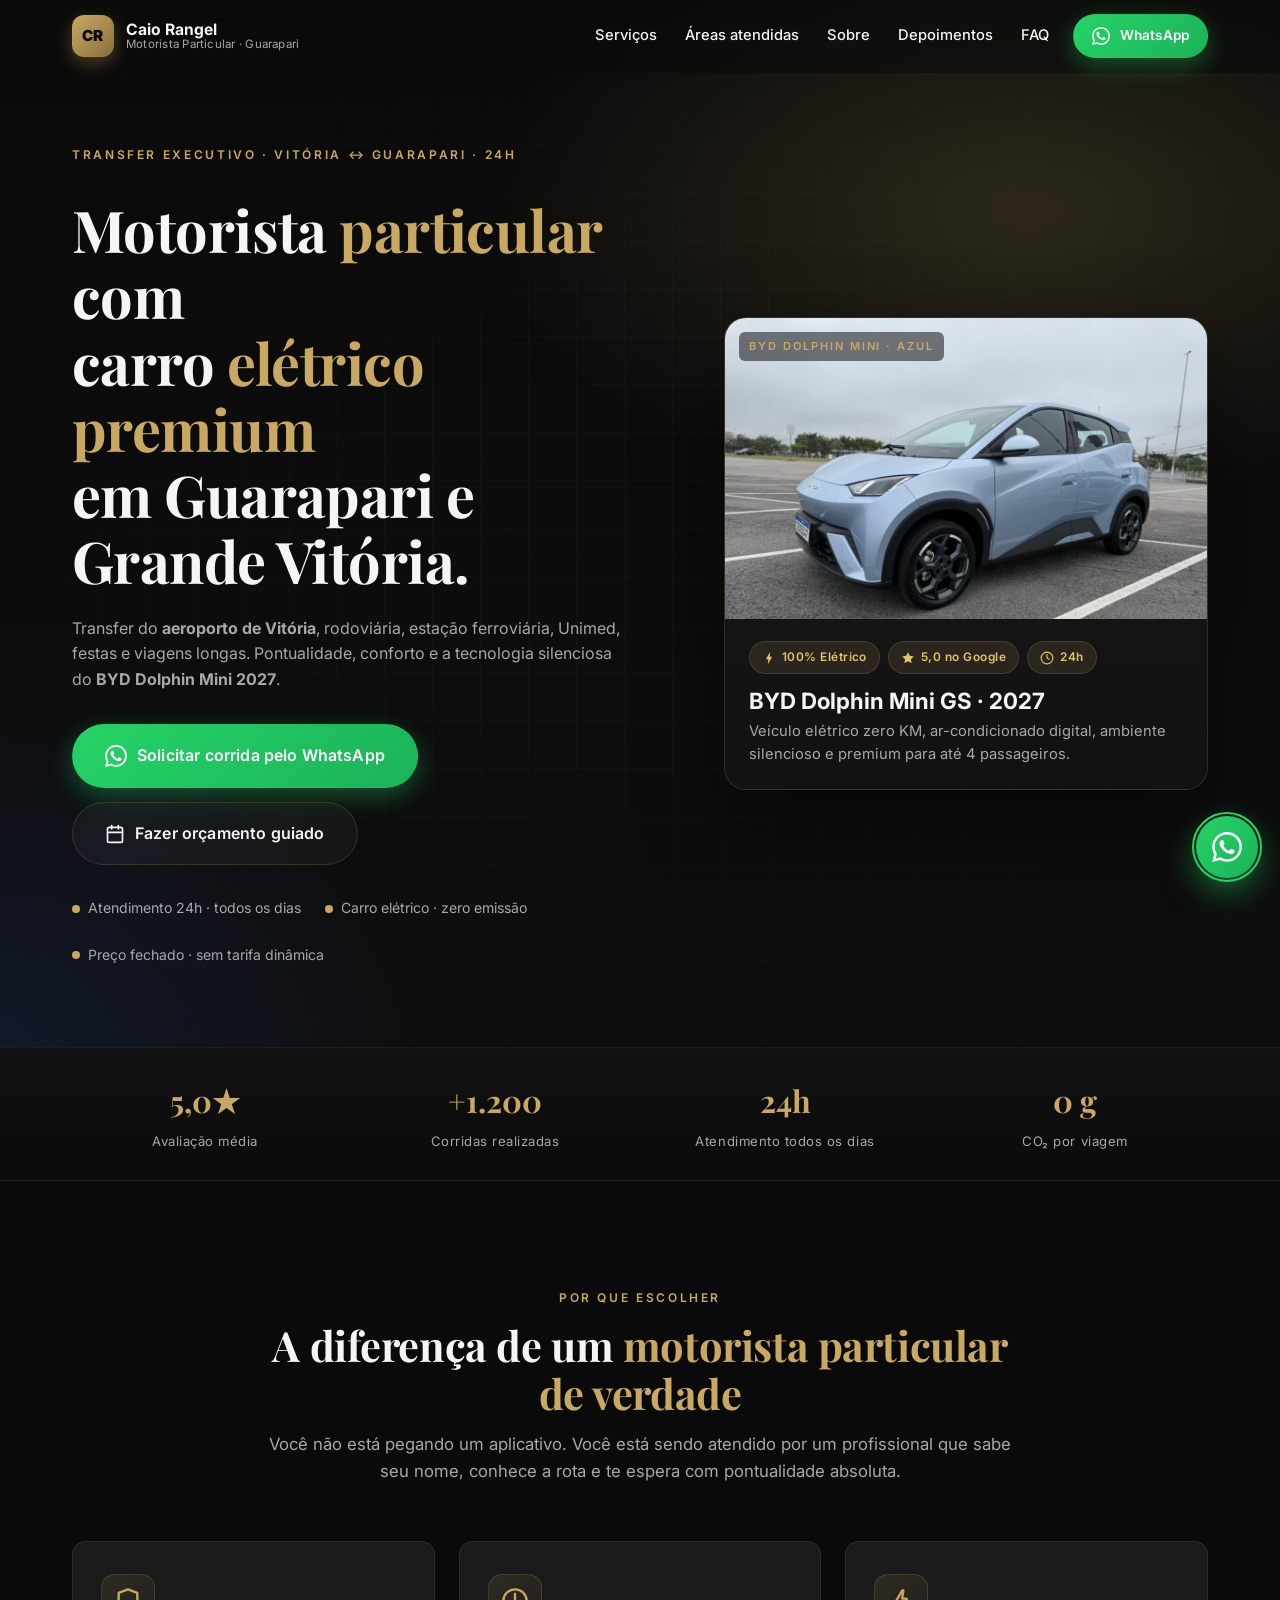
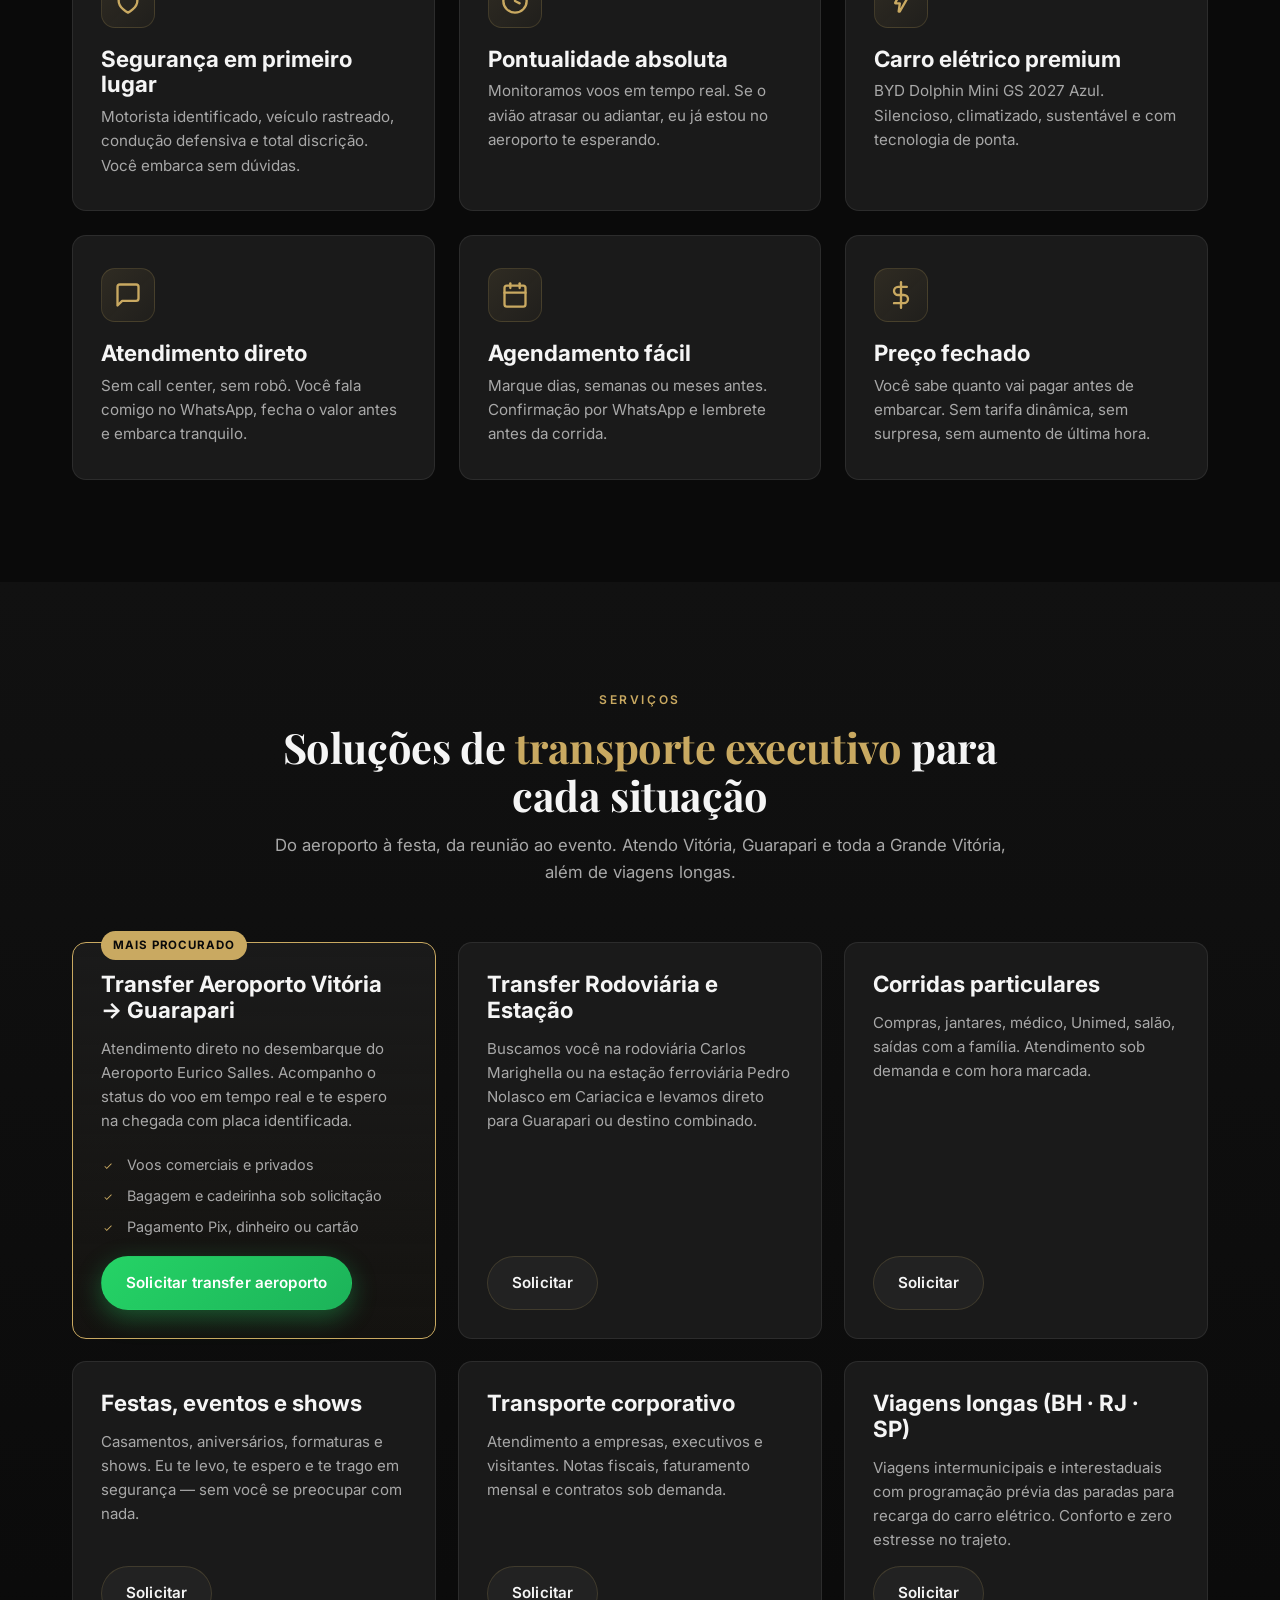
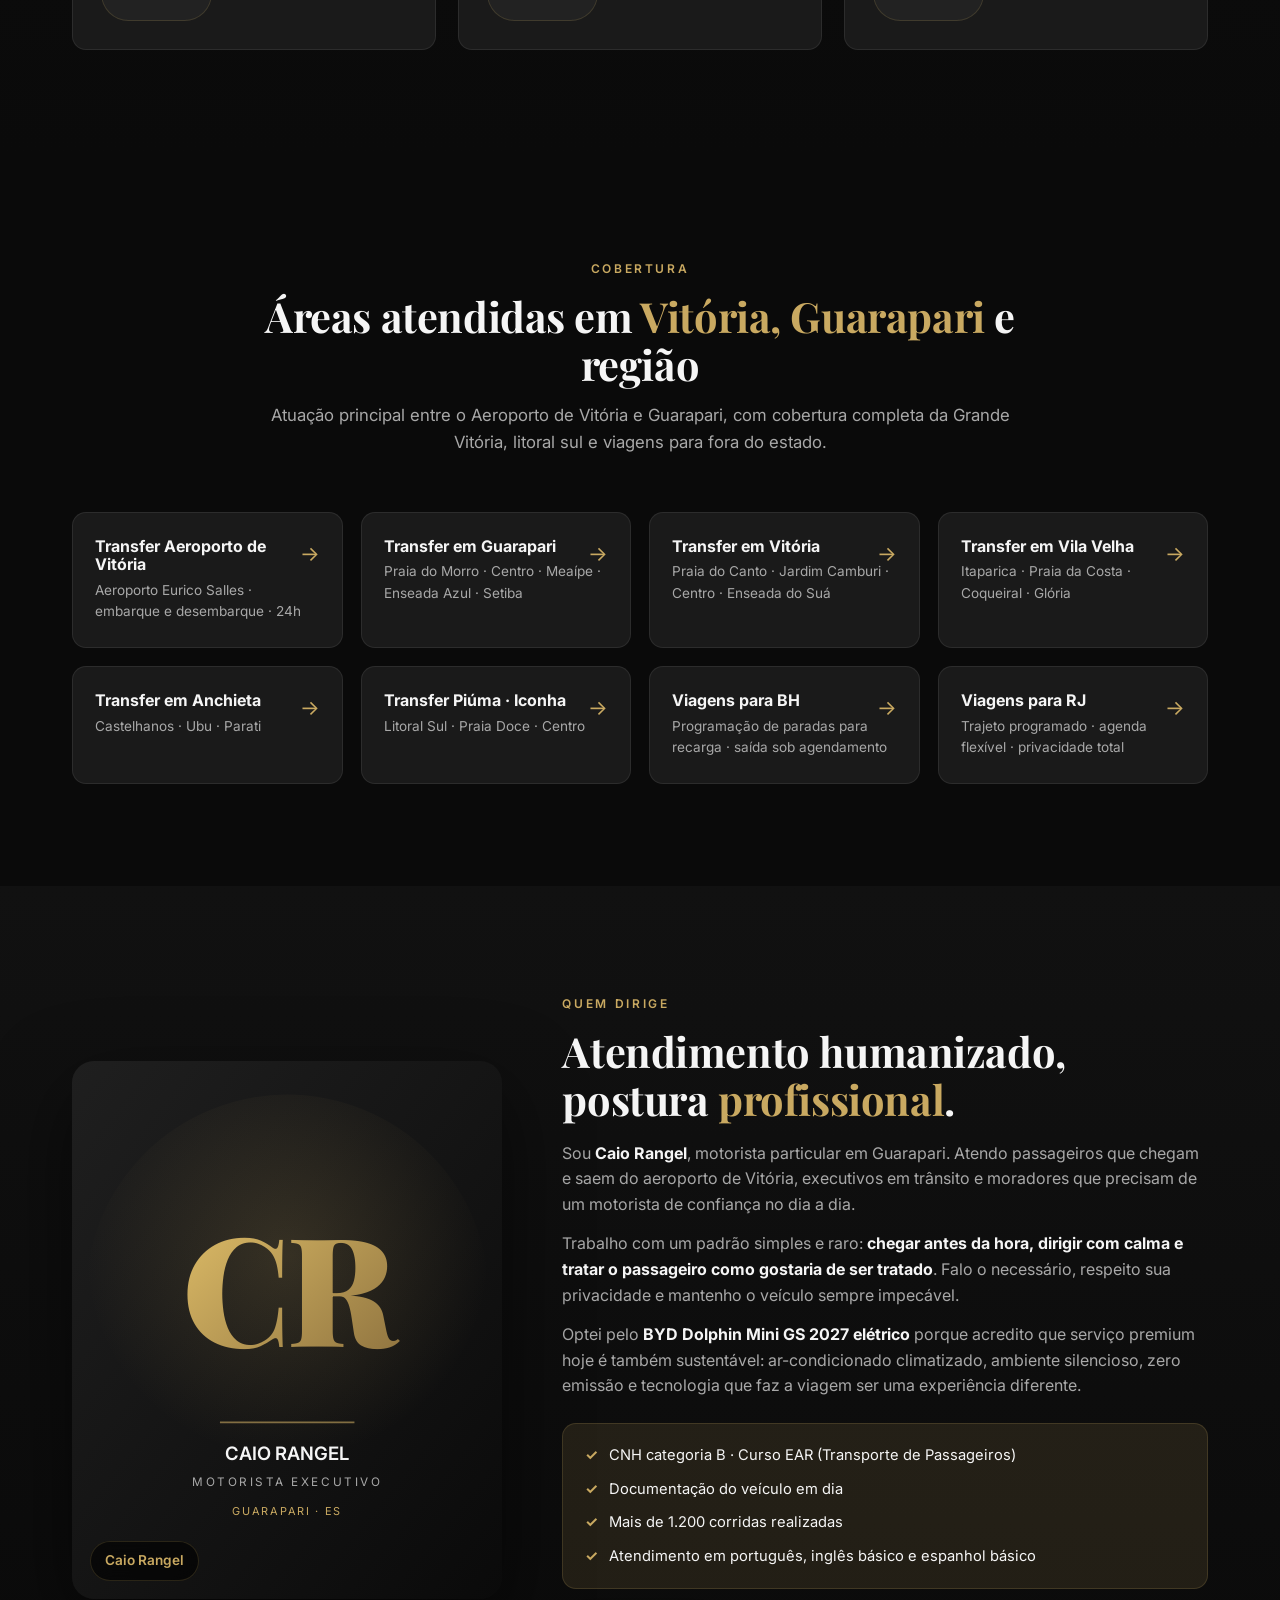
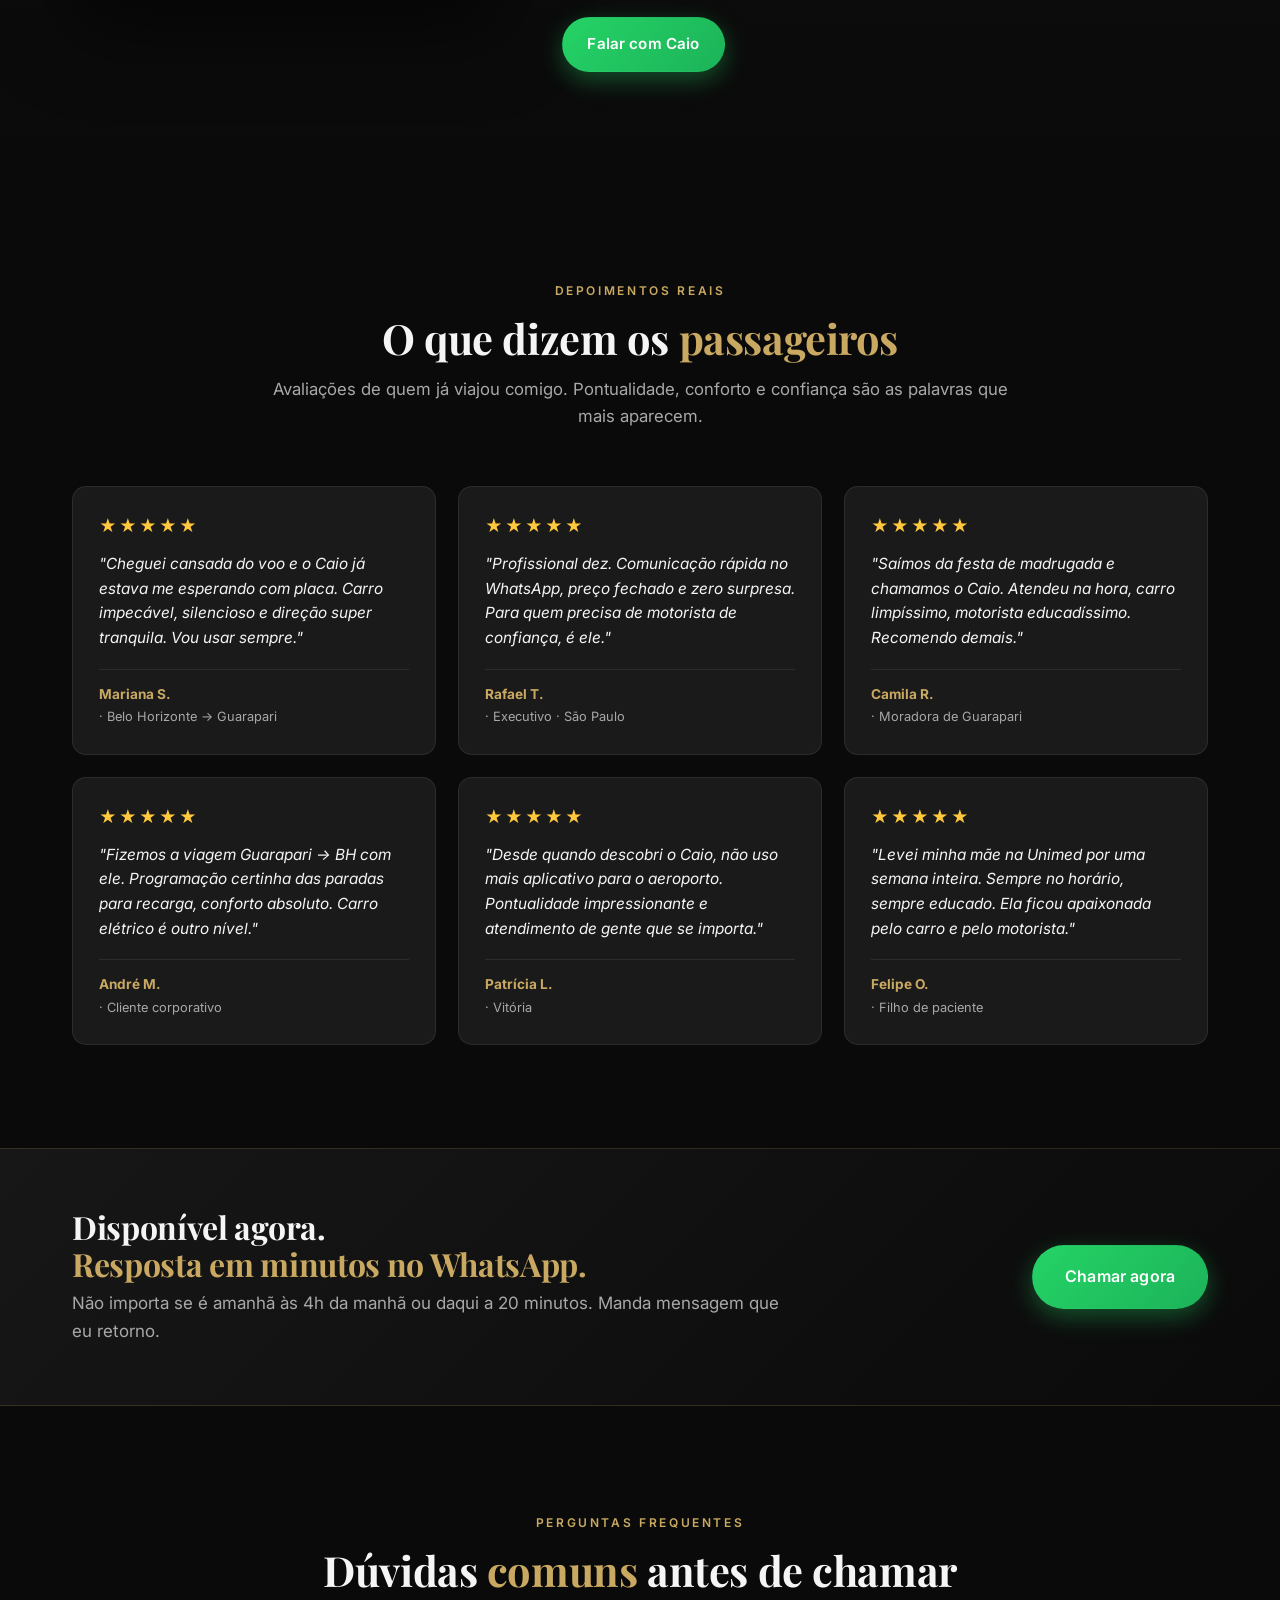
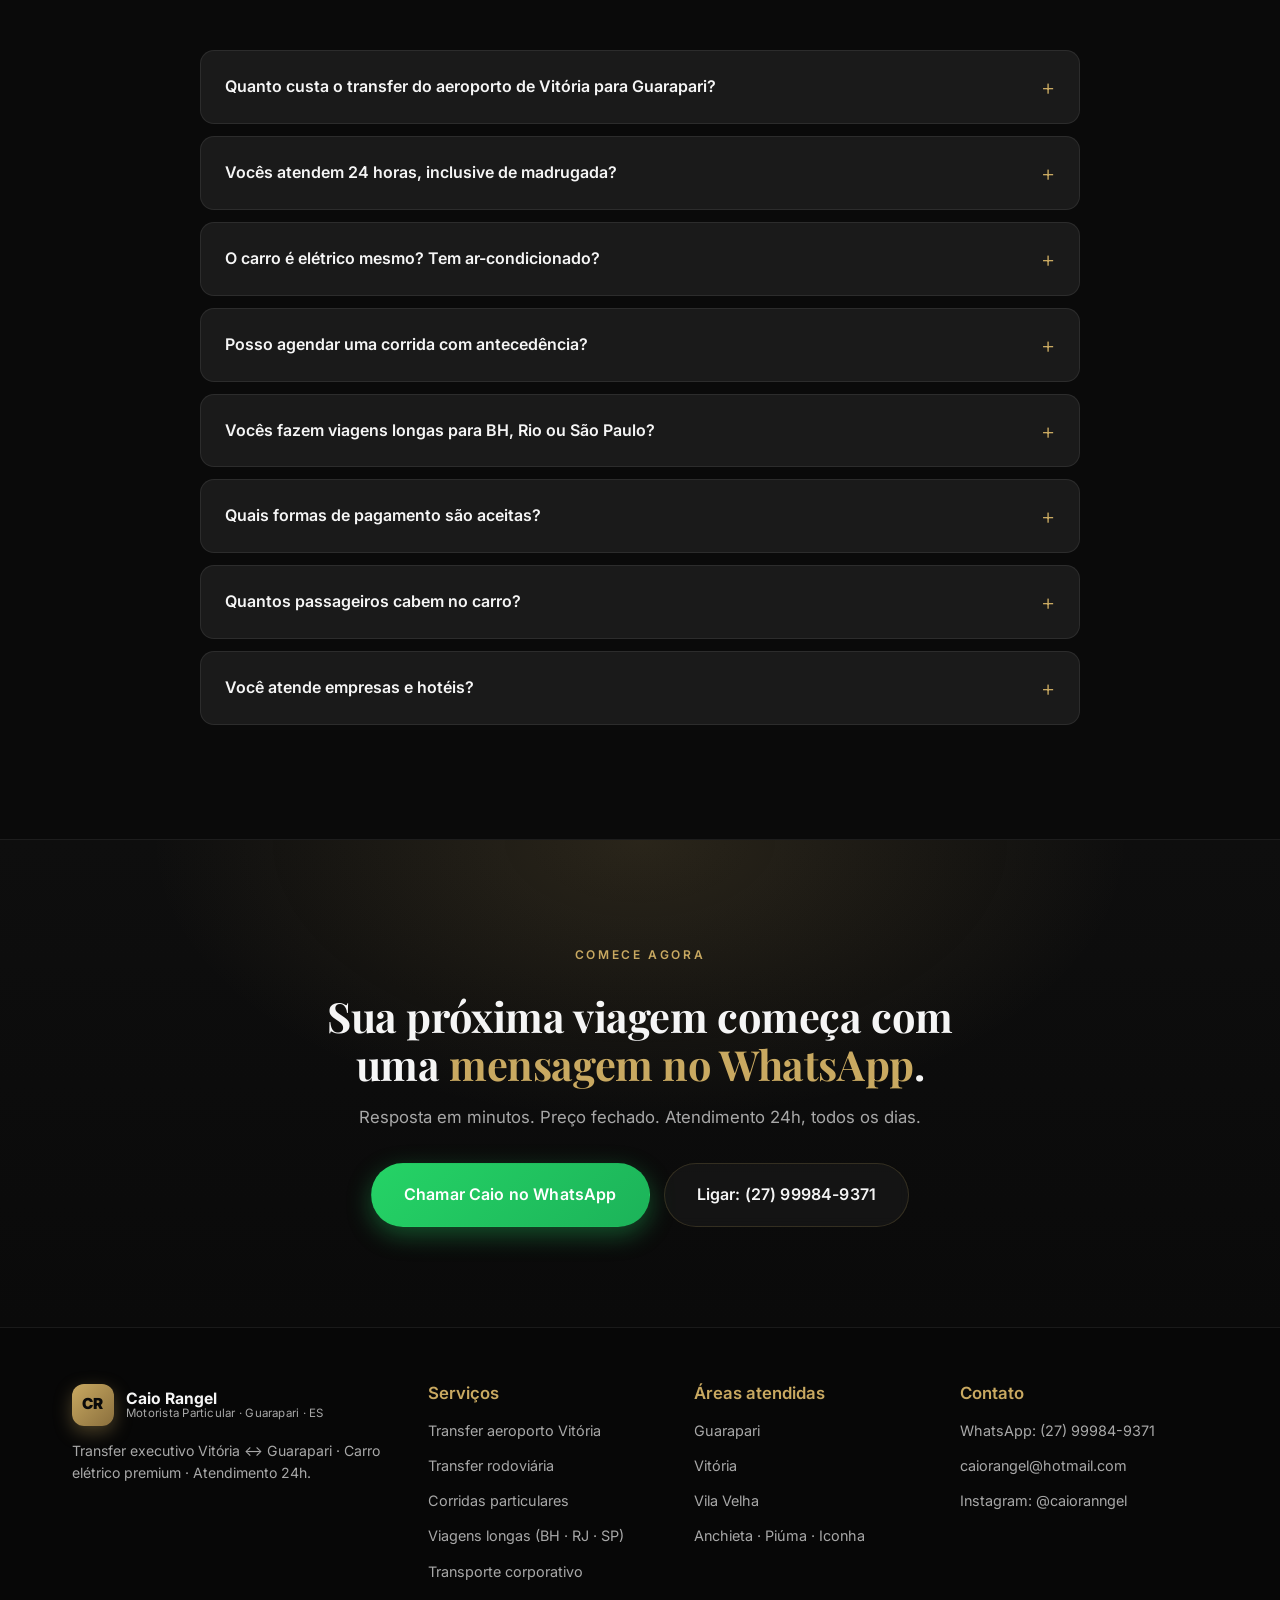
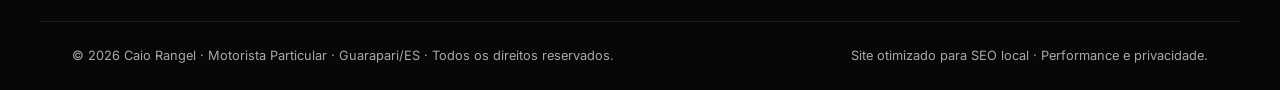
<file: index.html>
<!DOCTYPE html>
<html lang="pt-BR">
<head>
<meta charset="UTF-8" />
<meta http-equiv="X-UA-Compatible" content="IE=edge" />
<meta name="viewport" content="width=device-width, initial-scale=1.0, viewport-fit=cover" />

<!-- ========== SEO PRINCIPAL ========== -->
<title>Transfer Vitória → Guarapari | Caio Motorista Particular | Aeroporto 24h</title>
<meta name="description" content="Transfer executivo Vitória ↔ Guarapari com motorista particular. Aeroporto, rodoviária, Unimed, eventos e viagens longas. Carro elétrico BYD, pontualidade e atendimento 24h. WhatsApp direto." />
<meta name="keywords" content="transfer aeroporto Vitória Guarapari, motorista particular Guarapari, motorista executivo Vitória, transfer Vitória Guarapari, uber particular Guarapari, transporte executivo Espírito Santo, motorista privado Guarapari, transfer aeroporto Eurico Salles, viagem Guarapari Vitória, motorista particular perto de mim, carro elétrico transfer, BYD Dolphin Mini transfer" />
<meta name="author" content="Caio Rangel" />
<meta name="robots" content="index, follow, max-image-preview:large, max-snippet:-1, max-video-preview:-1" />
<meta name="googlebot" content="index, follow" />
<meta name="language" content="Portuguese" />
<meta name="geo.region" content="BR-ES" />
<meta name="geo.placename" content="Guarapari, Vitória, Vila Velha" />
<meta name="geo.position" content="-20.6709;-40.5095" />
<meta name="ICBM" content="-20.6709, -40.5095" />
<link rel="canonical" href="https://www.motoristaguarapari.com.br/" />

<!-- ========== OPEN GRAPH ========== -->
<meta property="og:type" content="website" />
<meta property="og:locale" content="pt_BR" />
<meta property="og:site_name" content="Caio Motorista Particular" />
<meta property="og:title" content="Transfer Vitória → Guarapari | Motorista Particular 24h" />
<meta property="og:description" content="Transfer executivo do aeroporto de Vitória para Guarapari com carro elétrico BYD. Pontualidade, conforto e atendimento 24h. Solicite pelo WhatsApp." />
<meta property="og:url" content="https://www.motoristaguarapari.com.br/" />
<meta property="og:image" content="https://www.motoristaguarapari.com.br/assets/img/og-image.jpg" />
<meta property="og:image:width" content="1200" />
<meta property="og:image:height" content="630" />
<meta property="og:image:alt" content="Caio Motorista Particular - Transfer executivo Vitória Guarapari com carro elétrico BYD Dolphin Mini" />

<!-- ========== TWITTER CARDS ========== -->
<meta name="twitter:card" content="summary_large_image" />
<meta name="twitter:title" content="Transfer Vitória → Guarapari | Caio Motorista Particular" />
<meta name="twitter:description" content="Motorista executivo 24h. Aeroporto, rodoviária, eventos. Carro elétrico BYD." />
<meta name="twitter:image" content="https://www.motoristaguarapari.com.br/assets/img/og-image.jpg" />

<!-- ========== ÍCONES E PWA ========== -->
<link rel="icon" type="image/svg+xml" href="/assets/img/favicon.svg" />
<link rel="apple-touch-icon" href="/assets/img/apple-touch-icon.png" />
<link rel="manifest" href="/manifest.json" />
<meta name="theme-color" content="#0a0a0a" />
<meta name="msapplication-TileColor" content="#c9a961" />

<!-- ========== PERFORMANCE / PRELOAD ========== -->
<link rel="preconnect" href="https://fonts.googleapis.com" />
<link rel="preconnect" href="https://fonts.gstatic.com" crossorigin />
<link rel="preload" as="style" href="https://fonts.googleapis.com/css2?family=Playfair+Display:wght@600;700;900&family=Inter:wght@300;400;500;600;700&display=swap" />
<link rel="stylesheet" href="https://fonts.googleapis.com/css2?family=Playfair+Display:wght@600;700;900&family=Inter:wght@300;400;500;600;700&display=swap" />
<link rel="preload" as="style" href="/assets/css/style.css?v=20260512" />
<link rel="stylesheet" href="/assets/css/style.css?v=20260512" />

<!-- ========== SCHEMA.ORG / JSON-LD ========== -->
<script type="application/ld+json">
{
  "@context": "https://schema.org",
  "@type": "TaxiService",
  "@id": "https://www.motoristaguarapari.com.br/#service",
  "name": "Caio Motorista Particular",
  "alternateName": "Caio Rangel - Motorista Executivo Guarapari",
  "description": "Serviço de transfer executivo e motorista particular entre Vitória e Guarapari. Atendimento 24h com carro elétrico BYD Dolphin Mini.",
  "url": "https://www.motoristaguarapari.com.br",
  "telephone": "+55-27-99984-9371",
  "email": "caiorangel@hotmail.com",
  "image": "https://www.motoristaguarapari.com.br/assets/img/og-image.jpg",
  "logo": "https://www.motoristaguarapari.com.br/assets/img/logo.png",
  "priceRange": "$$",
  "currenciesAccepted": "BRL",
  "paymentAccepted": "Pix, Dinheiro, Transferência, Cartão",
  "openingHours": "Mo-Su 00:00-23:59",
  "address": {
    "@type": "PostalAddress",
    "addressLocality": "Guarapari",
    "addressRegion": "ES",
    "postalCode": "29200-000",
    "addressCountry": "BR"
  },
  "geo": {
    "@type": "GeoCoordinates",
    "latitude": -20.6709,
    "longitude": -40.5095
  },
  "areaServed": [
    { "@type": "City", "name": "Guarapari" },
    { "@type": "City", "name": "Vitória" },
    { "@type": "City", "name": "Vila Velha" },
    { "@type": "City", "name": "Serra" },
    { "@type": "City", "name": "Cariacica" },
    { "@type": "City", "name": "Anchieta" },
    { "@type": "City", "name": "Piúma" },
    { "@type": "City", "name": "Iconha" }
  ],
  "serviceType": [
    "Transfer Aeroporto",
    "Motorista Executivo",
    "Transporte Corporativo",
    "Viagens Intermunicipais",
    "Corridas Agendadas",
    "Transfer VIP"
  ],
  "provider": {
    "@type": "Person",
    "name": "Caio Rangel",
    "jobTitle": "Motorista Executivo"
  },
  "vehicle": {
    "@type": "Vehicle",
    "name": "BYD Dolphin Mini GS",
    "vehicleModelDate": "2027",
    "color": "Azul",
    "fuelType": "Elétrico",
    "bodyType": "Hatch",
    "vehicleSeatingCapacity": 4
  },
  "aggregateRating": {
    "@type": "AggregateRating",
    "ratingValue": "5.0",
    "reviewCount": "37",
    "bestRating": "5",
    "worstRating": "1"
  },
  "sameAs": [
    "https://www.instagram.com/caioranngel"
  ]
}
</script>

<script type="application/ld+json">
{
  "@context": "https://schema.org",
  "@type": "LocalBusiness",
  "@id": "https://www.motoristaguarapari.com.br/#localbusiness",
  "name": "Caio Motorista Particular - Transfer Vitória Guarapari",
  "image": "https://www.motoristaguarapari.com.br/assets/img/og-image.jpg",
  "telephone": "+55-27-99984-9371",
  "url": "https://www.motoristaguarapari.com.br",
  "address": {
    "@type": "PostalAddress",
    "addressLocality": "Guarapari",
    "addressRegion": "ES",
    "addressCountry": "BR"
  },
  "geo": {
    "@type": "GeoCoordinates",
    "latitude": -20.6709,
    "longitude": -40.5095
  },
  "openingHoursSpecification": {
    "@type": "OpeningHoursSpecification",
    "dayOfWeek": ["Monday","Tuesday","Wednesday","Thursday","Friday","Saturday","Sunday"],
    "opens": "00:00",
    "closes": "23:59"
  }
}
</script>

<script type="application/ld+json">
{
  "@context": "https://schema.org",
  "@type": "FAQPage",
  "mainEntity": [
    {
      "@type": "Question",
      "name": "Quanto custa o transfer do aeroporto de Vitória para Guarapari?",
      "acceptedAnswer": {
        "@type": "Answer",
        "text": "O valor do transfer do aeroporto Eurico Salles em Vitória para Guarapari varia conforme o destino exato e horário. Solicite seu orçamento via WhatsApp em segundos: o atendimento é 24h e o preço é fechado antes da corrida, sem surpresas."
      }
    },
    {
      "@type": "Question",
      "name": "Vocês atendem 24 horas, inclusive de madrugada?",
      "acceptedAnswer": {
        "@type": "Answer",
        "text": "Sim. Atendemos voos de madrugada, embarques cedo na rodoviária e estação ferroviária, e retornos de festas e eventos. Basta agendar pelo WhatsApp com o horário do voo ou compromisso."
      }
    },
    {
      "@type": "Question",
      "name": "O carro é elétrico mesmo? Tem ar-condicionado?",
      "acceptedAnswer": {
        "@type": "Answer",
        "text": "Sim, atendemos com BYD Dolphin Mini GS 2027 Azul, 100% elétrico. Conta com ar-condicionado, ambiente silencioso, zero emissão de poluentes e tecnologia embarcada de última geração."
      }
    },
    {
      "@type": "Question",
      "name": "Posso agendar uma corrida com antecedência?",
      "acceptedAnswer": {
        "@type": "Answer",
        "text": "Sim, recomendamos agendar com antecedência, principalmente para voos e viagens longas. O agendamento é feito direto pelo WhatsApp e a confirmação é imediata."
      }
    },
    {
      "@type": "Question",
      "name": "Vocês fazem viagens longas para BH, Rio ou São Paulo?",
      "acceptedAnswer": {
        "@type": "Answer",
        "text": "Sim. Fazemos viagens intermunicipais e interestaduais com programação prévia das paradas para recarga do veículo elétrico, garantindo conforto e pontualidade no trajeto."
      }
    },
    {
      "@type": "Question",
      "name": "Como faço para solicitar a corrida?",
      "acceptedAnswer": {
        "@type": "Answer",
        "text": "Clique em qualquer botão de WhatsApp do site, informe origem, destino, data, horário e número de passageiros. Em poucos minutos você recebe a confirmação com o valor fechado."
      }
    }
  ]
}
</script>

<script type="application/ld+json">
{
  "@context": "https://schema.org",
  "@type": "BreadcrumbList",
  "itemListElement": [
    {
      "@type": "ListItem",
      "position": 1,
      "name": "Início",
      "item": "https://www.motoristaguarapari.com.br/"
    },
    {
      "@type": "ListItem",
      "position": 2,
      "name": "Transfer Vitória Guarapari",
      "item": "https://www.motoristaguarapari.com.br/#servicos"
    }
  ]
}
</script>

</head>
<body>

<!-- ========== HEADER / NAV ========== -->
<header class="site-header" id="siteHeader">
  <div class="container nav-wrap">
    <a href="#" class="brand" aria-label="Caio Motorista Particular - Página inicial">
      <span class="brand-mark" aria-hidden="true">CR</span>
      <span class="brand-text">
        <strong>Caio Rangel</strong>
        <small>Motorista Particular · Guarapari</small>
      </span>
    </a>
    <nav class="main-nav" aria-label="Menu principal">
      <a href="#servicos">Serviços</a>
      <a href="#areas">Áreas atendidas</a>
      <a href="#sobre">Sobre</a>
      <a href="#depoimentos">Depoimentos</a>
      <a href="#faq">FAQ</a>
    </nav>
    <a href="https://wa.me/5527999849371?text=Olá%20Caio%2C%20quero%20solicitar%20uma%20corrida." class="btn btn-primary btn-sm" rel="noopener" target="_blank">
      <svg width="18" height="18" viewBox="0 0 24 24" fill="currentColor" aria-hidden="true"><path d="M17.472 14.382c-.297-.149-1.758-.867-2.03-.967-.273-.099-.471-.148-.67.15-.197.297-.767.966-.94 1.164-.173.199-.347.223-.644.075-.297-.15-1.255-.463-2.39-1.475-.883-.788-1.48-1.761-1.653-2.059-.173-.297-.018-.458.13-.606.134-.133.298-.347.446-.52.149-.174.198-.298.298-.497.099-.198.05-.371-.025-.52-.075-.149-.669-1.612-.916-2.207-.242-.579-.487-.5-.669-.51-.173-.008-.371-.01-.57-.01-.198 0-.52.074-.792.372-.272.297-1.04 1.016-1.04 2.479 0 1.462 1.065 2.875 1.213 3.074.149.198 2.096 3.2 5.077 4.487.709.306 1.262.489 1.694.626.712.226 1.36.194 1.871.118.571-.085 1.758-.719 2.006-1.413.248-.694.248-1.289.173-1.413-.074-.124-.272-.198-.57-.347m-5.421 7.403h-.004a9.87 9.87 0 0 1-5.031-1.378l-.361-.214-3.741.982.998-3.648-.235-.374a9.86 9.86 0 0 1-1.51-5.26c.001-5.45 4.436-9.884 9.888-9.884 2.64 0 5.122 1.03 6.988 2.898a9.825 9.825 0 0 1 2.893 6.994c-.003 5.45-4.437 9.884-9.885 9.884m8.413-18.297A11.815 11.815 0 0 0 12.05 0C5.495 0 .16 5.335.157 11.892c0 2.096.547 4.142 1.588 5.945L.057 24l6.305-1.654a11.882 11.882 0 0 0 5.683 1.448h.005c6.554 0 11.89-5.335 11.893-11.893a11.821 11.821 0 0 0-3.48-8.413Z"/></svg>
      WhatsApp
    </a>
    <button class="nav-toggle" id="navToggle" aria-label="Abrir menu" aria-expanded="false">
      <span></span><span></span><span></span>
    </button>
  </div>
</header>

<!-- ========== HERO ========== -->
<section class="hero" id="hero">
  <div class="hero-bg" aria-hidden="true"></div>
  <div class="container hero-grid">
    <div class="hero-content">
      <span class="eyebrow">Transfer executivo · Vitória ↔ Guarapari · 24h</span>
      <h1 class="hero-title">
        Motorista <span class="text-gold">particular</span> com<br/>
        carro <span class="text-gold">elétrico premium</span><br/>
        em Guarapari e Grande Vitória.
      </h1>
      <p class="hero-sub">
        Transfer do <strong>aeroporto de Vitória</strong>, rodoviária, estação ferroviária, Unimed,
        festas e viagens longas. Pontualidade, conforto e a tecnologia silenciosa do
        <strong>BYD Dolphin Mini 2027</strong>.
      </p>
      <div class="hero-cta">
        <a href="https://wa.me/5527999849371?text=Olá%20Caio%2C%20quero%20solicitar%20uma%20corrida.%20Origem%3A%20___%20Destino%3A%20___%20Data%2FHor%C3%A1rio%3A%20___%20Passageiros%3A%20___" class="btn btn-primary btn-lg" rel="noopener" target="_blank" data-track="cta-hero-whatsapp">
          <svg width="22" height="22" viewBox="0 0 24 24" fill="currentColor" aria-hidden="true"><path d="M17.472 14.382c-.297-.149-1.758-.867-2.03-.967-.273-.099-.471-.148-.67.15-.197.297-.767.966-.94 1.164-.173.199-.347.223-.644.075-.297-.15-1.255-.463-2.39-1.475-.883-.788-1.48-1.761-1.653-2.059-.173-.297-.018-.458.13-.606.134-.133.298-.347.446-.52.149-.174.198-.298.298-.497.099-.198.05-.371-.025-.52-.075-.149-.669-1.612-.916-2.207-.242-.579-.487-.5-.669-.51-.173-.008-.371-.01-.57-.01-.198 0-.52.074-.792.372-.272.297-1.04 1.016-1.04 2.479 0 1.462 1.065 2.875 1.213 3.074.149.198 2.096 3.2 5.077 4.487.709.306 1.262.489 1.694.626.712.226 1.36.194 1.871.118.571-.085 1.758-.719 2.006-1.413.248-.694.248-1.289.173-1.413-.074-.124-.272-.198-.57-.347m-5.421 7.403h-.004a9.87 9.87 0 0 1-5.031-1.378l-.361-.214-3.741.982.998-3.648-.235-.374a9.86 9.86 0 0 1-1.51-5.26c.001-5.45 4.436-9.884 9.888-9.884 2.64 0 5.122 1.03 6.988 2.898a9.825 9.825 0 0 1 2.893 6.994c-.003 5.45-4.437 9.884-9.885 9.884m8.413-18.297A11.815 11.815 0 0 0 12.05 0C5.495 0 .16 5.335.157 11.892c0 2.096.547 4.142 1.588 5.945L.057 24l6.305-1.654a11.882 11.882 0 0 0 5.683 1.448h.005c6.554 0 11.89-5.335 11.893-11.893a11.821 11.821 0 0 0-3.48-8.413Z"/></svg>
          Solicitar corrida pelo WhatsApp
        </a>
        <button class="btn btn-ghost btn-lg" data-open-form="true" data-track="cta-hero-form">
          <svg width="20" height="20" viewBox="0 0 24 24" fill="none" stroke="currentColor" stroke-width="2" stroke-linecap="round" stroke-linejoin="round" aria-hidden="true"><rect x="3" y="4" width="18" height="18" rx="2" ry="2"/><line x1="16" y1="2" x2="16" y2="6"/><line x1="8" y1="2" x2="8" y2="6"/><line x1="3" y1="10" x2="21" y2="10"/></svg>
          Fazer orçamento guiado
        </button>
      </div>
      <ul class="hero-trust">
        <li><span class="dot"></span> Atendimento 24h · todos os dias</li>
        <li><span class="dot"></span> Carro elétrico · zero emissão</li>
        <li><span class="dot"></span> Preço fechado · sem tarifa dinâmica</li>
      </ul>
    </div>

    <div class="hero-visual">
      <div class="hero-card">
        <div class="hero-card-img" aria-hidden="true">
          <img src="/assets/img/byd-dolphin-mini-azul.jpg" alt="BYD Dolphin Mini GS 2027 Azul - veículo elétrico usado nos transfers de Caio Rangel" loading="eager" fetchpriority="high" width="640" height="420" />
        </div>
        <div class="hero-card-info">
          <div class="badge-row">
            <span class="badge"><svg width="14" height="14" viewBox="0 0 24 24" fill="currentColor" aria-hidden="true"><path d="M11 21h-1l1-7H7.5c-.58 0-.57-.32-.38-.66.19-.34.05-.08.07-.12C8.48 10.94 10.42 7.54 13 3h1l-1 7h3.5c.49 0 .56.33.47.51l-.07.15C12.96 17.55 11 21 11 21z"/></svg> 100% Elétrico</span>
            <span class="badge"><svg width="14" height="14" viewBox="0 0 24 24" fill="currentColor" aria-hidden="true"><path d="M12 2l3.09 6.26L22 9.27l-5 4.87 1.18 6.88L12 17.77l-6.18 3.25L7 14.14 2 9.27l6.91-1.01L12 2z"/></svg> 5,0 no Google</span>
            <span class="badge"><svg width="14" height="14" viewBox="0 0 24 24" fill="none" stroke="currentColor" stroke-width="2" stroke-linecap="round" stroke-linejoin="round" aria-hidden="true"><circle cx="12" cy="12" r="10"/><polyline points="12 6 12 12 16 14"/></svg> 24h</span>
          </div>
          <h3>BYD Dolphin Mini GS · 2027</h3>
          <p>Veículo elétrico zero KM, ar-condicionado digital, ambiente silencioso e premium para até 4 passageiros.</p>
        </div>
      </div>
    </div>
  </div>
</section>

<!-- ========== BARRA DE PROVA SOCIAL ========== -->
<section class="proof-bar" aria-label="Provas sociais">
  <div class="container proof-grid">
    <div class="proof-item"><strong>5,0★</strong><span>Avaliação média</span></div>
    <div class="proof-item"><strong>+1.200</strong><span>Corridas realizadas</span></div>
    <div class="proof-item"><strong>24h</strong><span>Atendimento todos os dias</span></div>
    <div class="proof-item"><strong>0 g</strong><span>CO₂ por viagem</span></div>
  </div>
</section>

<!-- ========== BENEFÍCIOS ========== -->
<section class="section" id="beneficios" aria-labelledby="beneficios-title">
  <div class="container">
    <div class="section-head">
      <span class="eyebrow">Por que escolher</span>
      <h2 id="beneficios-title">A diferença de um <span class="text-gold">motorista particular de verdade</span></h2>
      <p>Você não está pegando um aplicativo. Você está sendo atendido por um profissional que sabe seu nome, conhece a rota e te espera com pontualidade absoluta.</p>
    </div>

    <div class="benefits-grid">
      <article class="benefit">
        <div class="benefit-ico" aria-hidden="true"><svg width="28" height="28" viewBox="0 0 24 24" fill="none" stroke="currentColor" stroke-width="2" stroke-linecap="round" stroke-linejoin="round"><path d="M12 22s8-4 8-10V5l-8-3-8 3v7c0 6 8 10 8 10z"/></svg></div>
        <h3>Segurança em primeiro lugar</h3>
        <p>Motorista identificado, veículo rastreado, condução defensiva e total discrição. Você embarca sem dúvidas.</p>
      </article>

      <article class="benefit">
        <div class="benefit-ico" aria-hidden="true"><svg width="28" height="28" viewBox="0 0 24 24" fill="none" stroke="currentColor" stroke-width="2" stroke-linecap="round" stroke-linejoin="round"><circle cx="12" cy="12" r="10"/><polyline points="12 6 12 12 16 14"/></svg></div>
        <h3>Pontualidade absoluta</h3>
        <p>Monitoramos voos em tempo real. Se o avião atrasar ou adiantar, eu já estou no aeroporto te esperando.</p>
      </article>

      <article class="benefit">
        <div class="benefit-ico" aria-hidden="true"><svg width="28" height="28" viewBox="0 0 24 24" fill="none" stroke="currentColor" stroke-width="2" stroke-linecap="round" stroke-linejoin="round"><path d="M11 21h-1l1-7H7.5c-.58 0-.57-.32-.38-.66.19-.34.05-.08.07-.12C8.48 10.94 10.42 7.54 13 3h1l-1 7h3.5c.49 0 .56.33.47.51l-.07.15C12.96 17.55 11 21 11 21z"/></svg></div>
        <h3>Carro elétrico premium</h3>
        <p>BYD Dolphin Mini GS 2027 Azul. Silencioso, climatizado, sustentável e com tecnologia de ponta.</p>
      </article>

      <article class="benefit">
        <div class="benefit-ico" aria-hidden="true"><svg width="28" height="28" viewBox="0 0 24 24" fill="none" stroke="currentColor" stroke-width="2" stroke-linecap="round" stroke-linejoin="round"><path d="M21 15a2 2 0 0 1-2 2H7l-4 4V5a2 2 0 0 1 2-2h14a2 2 0 0 1 2 2z"/></svg></div>
        <h3>Atendimento direto</h3>
        <p>Sem call center, sem robô. Você fala comigo no WhatsApp, fecha o valor antes e embarca tranquilo.</p>
      </article>

      <article class="benefit">
        <div class="benefit-ico" aria-hidden="true"><svg width="28" height="28" viewBox="0 0 24 24" fill="none" stroke="currentColor" stroke-width="2" stroke-linecap="round" stroke-linejoin="round"><rect x="3" y="4" width="18" height="18" rx="2" ry="2"/><line x1="16" y1="2" x2="16" y2="6"/><line x1="8" y1="2" x2="8" y2="6"/><line x1="3" y1="10" x2="21" y2="10"/></svg></div>
        <h3>Agendamento fácil</h3>
        <p>Marque dias, semanas ou meses antes. Confirmação por WhatsApp e lembrete antes da corrida.</p>
      </article>

      <article class="benefit">
        <div class="benefit-ico" aria-hidden="true"><svg width="28" height="28" viewBox="0 0 24 24" fill="none" stroke="currentColor" stroke-width="2" stroke-linecap="round" stroke-linejoin="round"><line x1="12" y1="1" x2="12" y2="23"/><path d="M17 5H9.5a3.5 3.5 0 0 0 0 7h5a3.5 3.5 0 0 1 0 7H6"/></svg></div>
        <h3>Preço fechado</h3>
        <p>Você sabe quanto vai pagar antes de embarcar. Sem tarifa dinâmica, sem surpresa, sem aumento de última hora.</p>
      </article>
    </div>
  </div>
</section>

<!-- ========== SERVIÇOS ========== -->
<section class="section section-dark" id="servicos" aria-labelledby="servicos-title">
  <div class="container">
    <div class="section-head">
      <span class="eyebrow">Serviços</span>
      <h2 id="servicos-title">Soluções de <span class="text-gold">transporte executivo</span> para cada situação</h2>
      <p>Do aeroporto à festa, da reunião ao evento. Atendo Vitória, Guarapari e toda a Grande Vitória, além de viagens longas.</p>
    </div>

    <div class="services-grid">

      <article class="service-card highlight">
        <div class="service-tag">Mais procurado</div>
        <h3>Transfer Aeroporto Vitória → Guarapari</h3>
        <p>Atendimento direto no desembarque do Aeroporto Eurico Salles. Acompanho o status do voo em tempo real e te espero na chegada com placa identificada.</p>
        <ul class="check-list">
          <li>Voos comerciais e privados</li>
          <li>Bagagem e cadeirinha sob solicitação</li>
          <li>Pagamento Pix, dinheiro ou cartão</li>
        </ul>
        <a href="https://wa.me/5527999849371?text=Olá%20Caio%2C%20preciso%20de%20transfer%20do%20Aeroporto%20de%20Vitória%20para%20Guarapari." class="btn btn-primary" rel="noopener" target="_blank" data-track="srv-aeroporto">Solicitar transfer aeroporto</a>
      </article>

      <article class="service-card">
        <h3>Transfer Rodoviária e Estação</h3>
        <p>Buscamos você na rodoviária Carlos Marighella ou na estação ferroviária Pedro Nolasco em Cariacica e levamos direto para Guarapari ou destino combinado.</p>
        <a href="https://wa.me/5527999849371?text=Olá%20Caio%2C%20preciso%20de%20transfer%20da%20rodoviária%20de%20Vitória." class="btn btn-ghost" rel="noopener" target="_blank">Solicitar</a>
      </article>

      <article class="service-card">
        <h3>Corridas particulares</h3>
        <p>Compras, jantares, médico, Unimed, salão, saídas com a família. Atendimento sob demanda e com hora marcada.</p>
        <a href="https://wa.me/5527999849371?text=Olá%20Caio%2C%20quero%20agendar%20uma%20corrida%20particular." class="btn btn-ghost" rel="noopener" target="_blank">Solicitar</a>
      </article>

      <article class="service-card">
        <h3>Festas, eventos e shows</h3>
        <p>Casamentos, aniversários, formaturas e shows. Eu te levo, te espero e te trago em segurança — sem você se preocupar com nada.</p>
        <a href="https://wa.me/5527999849371?text=Olá%20Caio%2C%20preciso%20de%20motorista%20para%20festa%20%2F%20evento." class="btn btn-ghost" rel="noopener" target="_blank">Solicitar</a>
      </article>

      <article class="service-card">
        <h3>Transporte corporativo</h3>
        <p>Atendimento a empresas, executivos e visitantes. Notas fiscais, faturamento mensal e contratos sob demanda.</p>
        <a href="https://wa.me/5527999849371?text=Olá%20Caio%2C%20quero%20conversar%20sobre%20transporte%20corporativo." class="btn btn-ghost" rel="noopener" target="_blank">Solicitar</a>
      </article>

      <article class="service-card">
        <h3>Viagens longas (BH · RJ · SP)</h3>
        <p>Viagens intermunicipais e interestaduais com programação prévia das paradas para recarga do carro elétrico. Conforto e zero estresse no trajeto.</p>
        <a href="https://wa.me/5527999849371?text=Olá%20Caio%2C%20quero%20um%20orçamento%20para%20viagem%20longa." class="btn btn-ghost" rel="noopener" target="_blank">Solicitar</a>
      </article>

    </div>
  </div>
</section>

<!-- ========== ÁREAS ATENDIDAS ========== -->
<section class="section" id="areas" aria-labelledby="areas-title">
  <div class="container">
    <div class="section-head">
      <span class="eyebrow">Cobertura</span>
      <h2 id="areas-title">Áreas atendidas em <span class="text-gold">Vitória, Guarapari</span> e região</h2>
      <p>Atuação principal entre o Aeroporto de Vitória e Guarapari, com cobertura completa da Grande Vitória, litoral sul e viagens para fora do estado.</p>
    </div>

    <div class="areas-grid">
      <a class="area-card" href="https://wa.me/5527999849371?text=Olá%20Caio%2C%20preciso%20de%20transfer%20do%20Aeroporto%20de%20Vitória." rel="noopener" target="_blank">
        <h3>Transfer Aeroporto de Vitória</h3>
        <p>Aeroporto Eurico Salles · embarque e desembarque · 24h</p>
      </a>
      <a class="area-card" href="https://wa.me/5527999849371?text=Olá%20Caio%2C%20preciso%20de%20transfer%20em%20Guarapari." rel="noopener" target="_blank">
        <h3>Transfer em Guarapari</h3>
        <p>Praia do Morro · Centro · Meaípe · Enseada Azul · Setiba</p>
      </a>
      <a class="area-card" href="https://wa.me/5527999849371?text=Olá%20Caio%2C%20preciso%20de%20transfer%20em%20Vitória." rel="noopener" target="_blank">
        <h3>Transfer em Vitória</h3>
        <p>Praia do Canto · Jardim Camburi · Centro · Enseada do Suá</p>
      </a>
      <a class="area-card" href="https://wa.me/5527999849371?text=Olá%20Caio%2C%20preciso%20de%20transfer%20em%20Vila%20Velha." rel="noopener" target="_blank">
        <h3>Transfer em Vila Velha</h3>
        <p>Itaparica · Praia da Costa · Coqueiral · Glória</p>
      </a>
      <a class="area-card" href="https://wa.me/5527999849371?text=Olá%20Caio%2C%20preciso%20de%20transfer%20em%20Anchieta." rel="noopener" target="_blank">
        <h3>Transfer em Anchieta</h3>
        <p>Castelhanos · Ubu · Parati</p>
      </a>
      <a class="area-card" href="https://wa.me/5527999849371?text=Olá%20Caio%2C%20preciso%20de%20transfer%20em%20Piúma%20%2F%20Iconha." rel="noopener" target="_blank">
        <h3>Transfer Piúma · Iconha</h3>
        <p>Litoral Sul · Praia Doce · Centro</p>
      </a>
      <a class="area-card" href="https://wa.me/5527999849371?text=Olá%20Caio%2C%20quero%20viagem%20para%20Belo%20Horizonte." rel="noopener" target="_blank">
        <h3>Viagens para BH</h3>
        <p>Programação de paradas para recarga · saída sob agendamento</p>
      </a>
      <a class="area-card" href="https://wa.me/5527999849371?text=Olá%20Caio%2C%20quero%20viagem%20para%20o%20Rio%20de%20Janeiro." rel="noopener" target="_blank">
        <h3>Viagens para RJ</h3>
        <p>Trajeto programado · agenda flexível · privacidade total</p>
      </a>
    </div>
  </div>
</section>

<!-- ========== SOBRE ========== -->
<section class="section section-dark" id="sobre" aria-labelledby="sobre-title">
  <div class="container about-grid">
    <div class="about-img about-img-svg" aria-hidden="true">
      <svg viewBox="0 0 520 640" xmlns="http://www.w3.org/2000/svg" preserveAspectRatio="xMidYMid slice" role="img" aria-label="Caio Rangel - motorista executivo">
        <defs>
          <linearGradient id="aboutBg" x1="0" y1="0" x2="1" y2="1"><stop offset="0%" stop-color="#1f1f1f"/><stop offset="100%" stop-color="#0a0a0a"/></linearGradient>
          <linearGradient id="goldFill" x1="0" y1="0" x2="1" y2="1"><stop offset="0%" stop-color="#e5c36b"/><stop offset="100%" stop-color="#8a6f3d"/></linearGradient>
          <radialGradient id="aboutGlow" cx="50%" cy="40%"><stop offset="0%" stop-color="#c9a961" stop-opacity=".18"/><stop offset="100%" stop-color="#c9a961" stop-opacity="0"/></radialGradient>
        </defs>
        <rect width="520" height="640" fill="url(#aboutBg)"/>
        <circle cx="260" cy="280" r="240" fill="url(#aboutGlow)"/>
        <text x="260" y="340" text-anchor="middle" font-family="Playfair Display, Georgia, serif" font-weight="900" font-size="180" fill="url(#goldFill)" letter-spacing="-4">CR</text>
        <line x1="180" y1="430" x2="340" y2="430" stroke="#c9a961" stroke-width="2" opacity=".6"/>
        <text x="260" y="475" text-anchor="middle" font-family="Inter,sans-serif" font-weight="600" font-size="22" fill="#f5f5f5">CAIO RANGEL</text>
        <text x="260" y="505" text-anchor="middle" font-family="Inter,sans-serif" font-weight="400" font-size="14" letter-spacing="3" fill="#a8a8a8">MOTORISTA EXECUTIVO</text>
        <text x="260" y="540" text-anchor="middle" font-family="Inter,sans-serif" font-weight="400" font-size="13" letter-spacing="2" fill="#c9a961">GUARAPARI · ES</text>
      </svg>
      <div class="about-img-tag">Caio Rangel</div>
    </div>
    <div class="about-content">
      <span class="eyebrow">Quem dirige</span>
      <h2>Atendimento humanizado, postura <span class="text-gold">profissional</span>.</h2>
      <p>Sou <strong>Caio Rangel</strong>, motorista particular em Guarapari. Atendo passageiros que chegam e saem do aeroporto de Vitória, executivos em trânsito e moradores que precisam de um motorista de confiança no dia a dia.</p>
      <p>Trabalho com um padrão simples e raro: <strong>chegar antes da hora, dirigir com calma e tratar o passageiro como gostaria de ser tratado</strong>. Falo o necessário, respeito sua privacidade e mantenho o veículo sempre impecável.</p>
      <p>Optei pelo <strong>BYD Dolphin Mini GS 2027 elétrico</strong> porque acredito que serviço premium hoje é também sustentável: ar-condicionado climatizado, ambiente silencioso, zero emissão e tecnologia que faz a viagem ser uma experiência diferente.</p>
      <ul class="about-highlights">
        <li>CNH categoria B · Curso EAR (Transporte de Passageiros)</li>
        <li>Documentação do veículo em dia</li>
        <li>Mais de 1.200 corridas realizadas</li>
        <li>Atendimento em português, inglês básico e espanhol básico</li>
      </ul>
      <a href="https://wa.me/5527999849371?text=Olá%20Caio%2C%20quero%20conversar%20sobre%20uma%20corrida." class="btn btn-primary" rel="noopener" target="_blank">Falar com Caio</a>
    </div>
  </div>
</section>

<!-- ========== DEPOIMENTOS ========== -->
<section class="section" id="depoimentos" aria-labelledby="dep-title">
  <div class="container">
    <div class="section-head">
      <span class="eyebrow">Depoimentos reais</span>
      <h2 id="dep-title">O que dizem os <span class="text-gold">passageiros</span></h2>
      <p>Avaliações de quem já viajou comigo. Pontualidade, conforto e confiança são as palavras que mais aparecem.</p>
    </div>

    <div class="reviews-grid">
      <article class="review">
        <div class="stars" aria-label="5 de 5 estrelas">★★★★★</div>
        <p>"Cheguei cansada do voo e o Caio já estava me esperando com placa. Carro impecável, silencioso e direção super tranquila. Vou usar sempre."</p>
        <footer><strong>Mariana S.</strong><span>· Belo Horizonte → Guarapari</span></footer>
      </article>

      <article class="review">
        <div class="stars" aria-label="5 de 5 estrelas">★★★★★</div>
        <p>"Profissional dez. Comunicação rápida no WhatsApp, preço fechado e zero surpresa. Para quem precisa de motorista de confiança, é ele."</p>
        <footer><strong>Rafael T.</strong><span>· Executivo · São Paulo</span></footer>
      </article>

      <article class="review">
        <div class="stars" aria-label="5 de 5 estrelas">★★★★★</div>
        <p>"Saímos da festa de madrugada e chamamos o Caio. Atendeu na hora, carro limpíssimo, motorista educadíssimo. Recomendo demais."</p>
        <footer><strong>Camila R.</strong><span>· Moradora de Guarapari</span></footer>
      </article>

      <article class="review">
        <div class="stars" aria-label="5 de 5 estrelas">★★★★★</div>
        <p>"Fizemos a viagem Guarapari → BH com ele. Programação certinha das paradas para recarga, conforto absoluto. Carro elétrico é outro nível."</p>
        <footer><strong>André M.</strong><span>· Cliente corporativo</span></footer>
      </article>

      <article class="review">
        <div class="stars" aria-label="5 de 5 estrelas">★★★★★</div>
        <p>"Desde quando descobri o Caio, não uso mais aplicativo para o aeroporto. Pontualidade impressionante e atendimento de gente que se importa."</p>
        <footer><strong>Patrícia L.</strong><span>· Vitória</span></footer>
      </article>

      <article class="review">
        <div class="stars" aria-label="5 de 5 estrelas">★★★★★</div>
        <p>"Levei minha mãe na Unimed por uma semana inteira. Sempre no horário, sempre educado. Ela ficou apaixonada pelo carro e pelo motorista."</p>
        <footer><strong>Felipe O.</strong><span>· Filho de paciente</span></footer>
      </article>
    </div>
  </div>
</section>

<!-- ========== CTA INTERMEDIÁRIO ========== -->
<section class="cta-mid">
  <div class="container cta-mid-grid">
    <div>
      <h2>Disponível agora.<br/><span class="text-gold">Resposta em minutos no WhatsApp.</span></h2>
      <p>Não importa se é amanhã às 4h da manhã ou daqui a 20 minutos. Manda mensagem que eu retorno.</p>
    </div>
    <a href="https://wa.me/5527999849371?text=Olá%20Caio%2C%20preciso%20de%20uma%20corrida%20agora." class="btn btn-primary btn-lg" rel="noopener" target="_blank" data-track="cta-mid">
      Chamar agora
    </a>
  </div>
</section>

<!-- ========== FAQ ========== -->
<section class="section" id="faq" aria-labelledby="faq-title">
  <div class="container">
    <div class="section-head">
      <span class="eyebrow">Perguntas frequentes</span>
      <h2 id="faq-title">Dúvidas <span class="text-gold">comuns</span> antes de chamar</h2>
    </div>

    <div class="faq">
      <details>
        <summary>Quanto custa o transfer do aeroporto de Vitória para Guarapari?</summary>
        <p>O valor varia conforme o destino exato em Guarapari (Centro, Praia do Morro, Meaípe, Enseada Azul) e o horário. <strong>Solicite seu orçamento via WhatsApp em segundos</strong> — atendimento 24h, preço fechado antes da corrida, sem tarifa dinâmica.</p>
      </details>
      <details>
        <summary>Vocês atendem 24 horas, inclusive de madrugada?</summary>
        <p>Sim. Atendo voos de madrugada, embarques cedo na rodoviária e estação ferroviária Pedro Nolasco, e retornos de festas e eventos. Basta agendar pelo WhatsApp com o horário do voo ou compromisso e eu confirmo na hora.</p>
      </details>
      <details>
        <summary>O carro é elétrico mesmo? Tem ar-condicionado?</summary>
        <p>Sim. Atendo com <strong>BYD Dolphin Mini GS 2027 Azul</strong>, 100% elétrico. Conta com ar-condicionado digital, ambiente silencioso, zero emissão de poluentes e tecnologia embarcada de última geração — incluindo tela central, assistentes de direção e estofamento premium.</p>
      </details>
      <details>
        <summary>Posso agendar uma corrida com antecedência?</summary>
        <p>Sim, <strong>recomendamos agendar</strong> principalmente para voos e viagens longas. O agendamento é feito direto pelo WhatsApp, a confirmação é imediata e você recebe um lembrete antes do horário combinado.</p>
      </details>
      <details>
        <summary>Vocês fazem viagens longas para BH, Rio ou São Paulo?</summary>
        <p>Sim. Faço viagens intermunicipais e interestaduais com <strong>programação prévia das paradas para recarga</strong> do veículo elétrico, garantindo conforto e pontualidade. As paradas são planejadas em postos com carregador rápido (DC fast), na maioria das vezes coincidindo com paradas para café e descanso, sem prejudicar o tempo total da viagem.</p>
      </details>
      <details>
        <summary>Quais formas de pagamento são aceitas?</summary>
        <p>Pix (preferencial), dinheiro, transferência bancária, cartão de crédito/débito por maquineta e faturamento mensal para contas corporativas. Para viagens longas pode haver entrada para reserva da agenda.</p>
      </details>
      <details>
        <summary>Quantos passageiros cabem no carro?</summary>
        <p>O BYD Dolphin Mini comporta confortavelmente <strong>até 4 passageiros</strong> mais o motorista, com bagagem moderada (porta-malas + carry-on por passageiro). Para grupos maiores ou bagagem extra, me avise no agendamento que oriento as opções.</p>
      </details>
      <details>
        <summary>Você atende empresas e hotéis?</summary>
        <p>Sim. Atendo <strong>contratos corporativos</strong>, hotéis e pousadas que precisam oferecer transfer aos hóspedes. Trabalho com faturamento mensal, nota fiscal e tarifas combinadas. Fale comigo no WhatsApp para receber a tabela.</p>
      </details>
    </div>
  </div>
</section>

<!-- ========== CTA FINAL ========== -->
<section class="cta-final">
  <div class="container cta-final-wrap">
    <span class="eyebrow">Comece agora</span>
    <h2>Sua próxima viagem começa com<br/>uma <span class="text-gold">mensagem no WhatsApp</span>.</h2>
    <p>Resposta em minutos. Preço fechado. Atendimento 24h, todos os dias.</p>
    <div class="cta-final-buttons">
      <a href="https://wa.me/5527999849371?text=Olá%20Caio%2C%20quero%20solicitar%20uma%20corrida." class="btn btn-primary btn-lg" rel="noopener" target="_blank" data-track="cta-final-whatsapp">
        Chamar Caio no WhatsApp
      </a>
      <a href="tel:+5527999849371" class="btn btn-ghost btn-lg" data-track="cta-final-call">
        Ligar: (27) 99984-9371
      </a>
    </div>
  </div>
</section>

<!-- ========== FOOTER ========== -->
<footer class="site-footer">
  <div class="container footer-grid">
    <div>
      <div class="brand">
        <span class="brand-mark" aria-hidden="true">CR</span>
        <span class="brand-text">
          <strong>Caio Rangel</strong>
          <small>Motorista Particular · Guarapari · ES</small>
        </span>
      </div>
      <p class="footer-about">Transfer executivo Vitória ↔ Guarapari · Carro elétrico premium · Atendimento 24h.</p>
    </div>

    <div>
      <h4>Serviços</h4>
      <ul>
        <li><a href="#servicos">Transfer aeroporto Vitória</a></li>
        <li><a href="#servicos">Transfer rodoviária</a></li>
        <li><a href="#servicos">Corridas particulares</a></li>
        <li><a href="#servicos">Viagens longas (BH · RJ · SP)</a></li>
        <li><a href="#servicos">Transporte corporativo</a></li>
      </ul>
    </div>

    <div>
      <h4>Áreas atendidas</h4>
      <ul>
        <li><a href="#areas">Guarapari</a></li>
        <li><a href="#areas">Vitória</a></li>
        <li><a href="#areas">Vila Velha</a></li>
        <li><a href="#areas">Anchieta · Piúma · Iconha</a></li>
      </ul>
    </div>

    <div>
      <h4>Contato</h4>
      <ul>
        <li><a href="https://wa.me/5527999849371" rel="noopener" target="_blank">WhatsApp: (27) 99984-9371</a></li>
        <li><a href="mailto:caiorangel@hotmail.com">caiorangel@hotmail.com</a></li>
        <li><a href="https://www.instagram.com/caioranngel" rel="noopener" target="_blank">Instagram: @caioranngel</a></li>
      </ul>
    </div>
  </div>

  <div class="container footer-bottom">
    <small>© <span id="year">2026</span> Caio Rangel · Motorista Particular · Guarapari/ES · Todos os direitos reservados.</small>
    <small>Site otimizado para SEO local · Performance e privacidade.</small>
  </div>
</footer>

<!-- ========== WHATSAPP FLUTUANTE ========== -->
<a href="https://wa.me/5527999849371?text=Olá%20Caio%2C%20quero%20solicitar%20uma%20corrida." class="wa-float" rel="noopener" target="_blank" aria-label="Falar no WhatsApp" data-track="wa-float">
  <svg width="30" height="30" viewBox="0 0 24 24" fill="currentColor" aria-hidden="true"><path d="M17.472 14.382c-.297-.149-1.758-.867-2.03-.967-.273-.099-.471-.148-.67.15-.197.297-.767.966-.94 1.164-.173.199-.347.223-.644.075-.297-.15-1.255-.463-2.39-1.475-.883-.788-1.48-1.761-1.653-2.059-.173-.297-.018-.458.13-.606.134-.133.298-.347.446-.52.149-.174.198-.298.298-.497.099-.198.05-.371-.025-.52-.075-.149-.669-1.612-.916-2.207-.242-.579-.487-.5-.669-.51-.173-.008-.371-.01-.57-.01-.198 0-.52.074-.792.372-.272.297-1.04 1.016-1.04 2.479 0 1.462 1.065 2.875 1.213 3.074.149.198 2.096 3.2 5.077 4.487.709.306 1.262.489 1.694.626.712.226 1.36.194 1.871.118.571-.085 1.758-.719 2.006-1.413.248-.694.248-1.289.173-1.413-.074-.124-.272-.198-.57-.347m-5.421 7.403h-.004a9.87 9.87 0 0 1-5.031-1.378l-.361-.214-3.741.982.998-3.648-.235-.374a9.86 9.86 0 0 1-1.51-5.26c.001-5.45 4.436-9.884 9.888-9.884 2.64 0 5.122 1.03 6.988 2.898a9.825 9.825 0 0 1 2.893 6.994c-.003 5.45-4.437 9.884-9.885 9.884m8.413-18.297A11.815 11.815 0 0 0 12.05 0C5.495 0 .16 5.335.157 11.892c0 2.096.547 4.142 1.588 5.945L.057 24l6.305-1.654a11.882 11.882 0 0 0 5.683 1.448h.005c6.554 0 11.89-5.335 11.893-11.893a11.821 11.821 0 0 0-3.48-8.413Z"/></svg>
  <span class="wa-pulse" aria-hidden="true"></span>
  <span class="wa-tooltip">Fale agora</span>
</a>

<!-- ========== MODAL FORM IA GUIADO ========== -->
<dialog class="ai-modal" id="aiModal" aria-labelledby="aiModalTitle">
  <div class="ai-modal-inner">
    <button class="ai-close" id="aiClose" aria-label="Fechar formulário">×</button>
    <div class="ai-head">
      <div class="ai-avatar" aria-hidden="true">CR</div>
      <div>
        <h3 id="aiModalTitle">Assistente Caio</h3>
        <p>Responda 5 perguntinhas e eu já te chamo no WhatsApp com o pedido pronto.</p>
      </div>
    </div>
    <div class="ai-progress" aria-hidden="true"><div class="ai-progress-bar" id="aiBar"></div></div>
    <div class="ai-step" id="aiStep"></div>
    <div class="ai-foot">
      <button class="btn btn-ghost btn-sm" id="aiBack">Voltar</button>
      <button class="btn btn-primary btn-sm" id="aiNext">Próximo →</button>
    </div>
  </div>
</dialog>

<script src="/assets/js/main.js" defer></script>
<script src="/assets/js/whatsapp-ai.js" defer></script>

</body>
</html>
                                                 
</file>
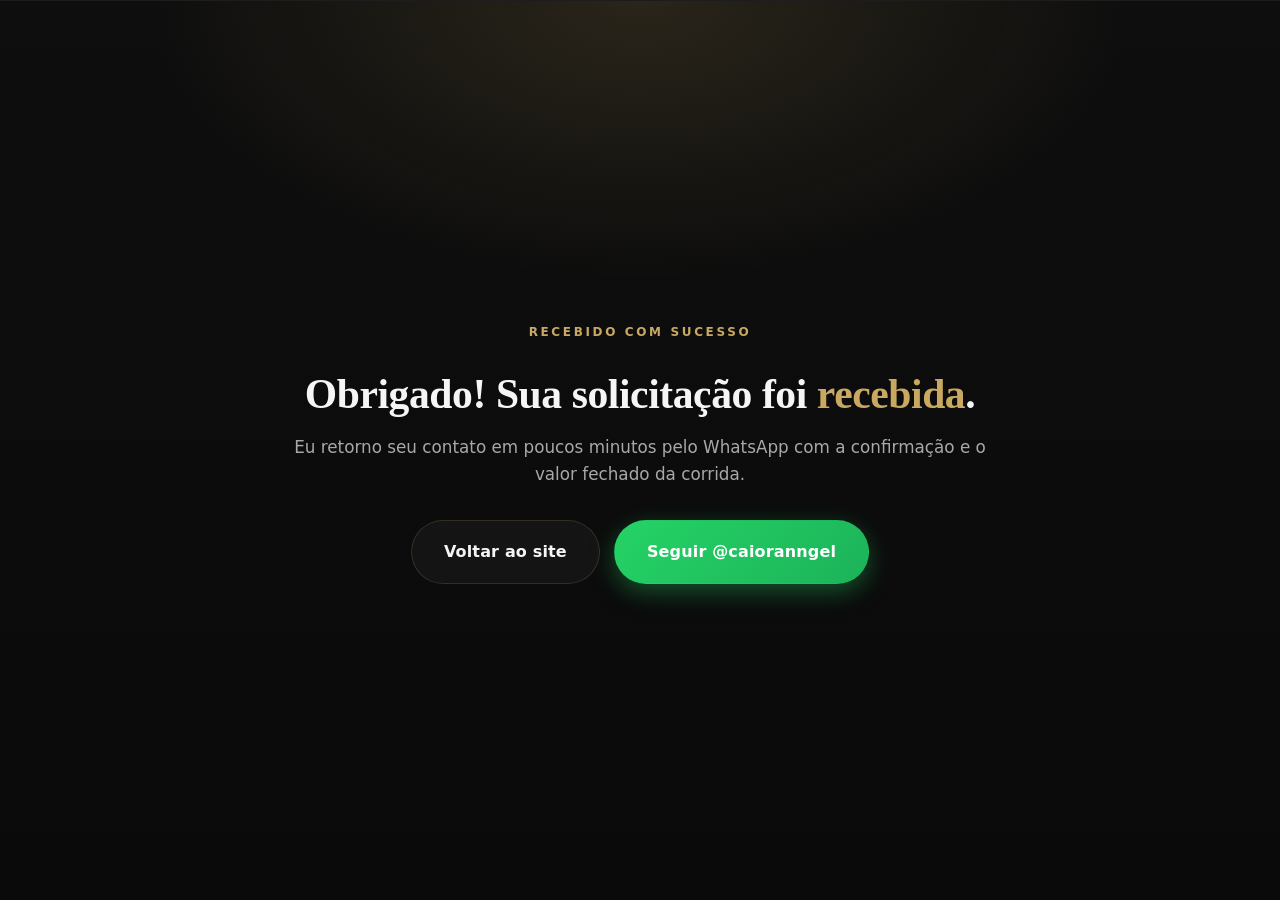
<file: obrigado.html>
<!DOCTYPE html>
<html lang="pt-BR">
<head>
<meta charset="UTF-8" />
<meta name="viewport" content="width=device-width, initial-scale=1.0" />
<meta name="robots" content="noindex,nofollow" />
<title>Obrigado! · Caio Motorista Particular</title>
<link rel="stylesheet" href="/assets/css/style.css" />
<!-- Página de conversão para Google Ads / Meta Ads -->
<script>
  // Substitua pelo seu ID GA4 / Google Ads
  // window.dataLayer = window.dataLayer || [];
  // function gtag(){dataLayer.push(arguments);}
  // gtag('event','conversion',{'send_to':'AW-XXXXX/YYYY'});
</script>
</head>
<body>
<section class="cta-final" style="min-height:100vh;display:grid;place-items:center">
  <div class="container cta-final-wrap">
    <span class="eyebrow">Recebido com sucesso</span>
    <h2>Obrigado! Sua solicitação foi <span class="text-gold">recebida</span>.</h2>
    <p>Eu retorno seu contato em poucos minutos pelo WhatsApp com a confirmação e o valor fechado da corrida.</p>
    <div class="cta-final-buttons">
      <a href="/" class="btn btn-ghost btn-lg">Voltar ao site</a>
      <a href="https://www.instagram.com/caioranngel" class="btn btn-primary btn-lg" target="_blank" rel="noopener">Seguir @caioranngel</a>
    </div>
  </div>
</section>
</body>
</html>
</file>
<file: assets/css/style.css>
/* =====================================================
   Caio Rangel · Motorista Particular Guarapari
   CSS Premium · Performance + Conversão
   ===================================================== */

/* ---------- TOKENS ---------- */
:root{
  --bg:#0a0a0a;
  --bg-2:#111111;
  --bg-3:#1a1a1a;
  --bg-4:#222222;
  --line:rgba(201,169,97,.18);
  --line-soft:rgba(255,255,255,.08);
  --text:#f5f5f5;
  --muted:#a8a8a8;
  --gold:#c9a961;
  --gold-bright:#e5c36b;
  --gold-soft:rgba(201,169,97,.12);
  --blue:#2563eb;
  --green:#22c55e;
  --whatsapp:#25d366;
  --radius:14px;
  --radius-lg:22px;
  --shadow-sm:0 4px 14px rgba(0,0,0,.25);
  --shadow:0 10px 30px rgba(0,0,0,.4);
  --shadow-lg:0 30px 80px rgba(0,0,0,.55);
  --container:1200px;
  --ease:cubic-bezier(.22,.61,.36,1);
  --t:.35s var(--ease);
  --font-sans:'Inter',system-ui,-apple-system,'Segoe UI',Roboto,sans-serif;
  --font-display:'Playfair Display',Georgia,serif;
}

*{box-sizing:border-box;margin:0;padding:0}
html{scroll-behavior:smooth;-webkit-text-size-adjust:100%}
body{
  font-family:var(--font-sans);
  background:var(--bg);
  color:var(--text);
  line-height:1.6;
  font-weight:400;
  font-size:clamp(15px,1vw + .4rem,17px);
  overflow-x:hidden;
  -webkit-font-smoothing:antialiased;
  -moz-osx-font-smoothing:grayscale;
}
img,picture,svg{display:block;max-width:100%;height:auto}
a{color:inherit;text-decoration:none;transition:color var(--t)}
button{font:inherit;cursor:pointer;border:none;background:none;color:inherit}

.container{
  width:100%;
  max-width:var(--container);
  margin:0 auto;
  padding:0 clamp(18px,4vw,32px);
}

.text-gold{color:var(--gold)}
.eyebrow{
  display:inline-block;
  font-size:12px;
  letter-spacing:.22em;
  text-transform:uppercase;
  color:var(--gold);
  font-weight:600;
  margin-bottom:14px;
}

h1,h2,h3,h4{
  font-family:var(--font-display);
  font-weight:700;
  line-height:1.15;
  letter-spacing:-.01em;
}
h1{font-size:clamp(2rem,4.6vw,3.6rem)}
h2{font-size:clamp(1.7rem,3.6vw,2.6rem)}
h3{font-size:clamp(1.15rem,1.8vw,1.4rem);font-family:var(--font-sans);font-weight:700;letter-spacing:0}
h4{font-size:1.05rem;font-family:var(--font-sans);font-weight:600;letter-spacing:0}

/* ---------- BUTTONS ---------- */
.btn{
  display:inline-flex;
  align-items:center;
  gap:10px;
  padding:14px 24px;
  border-radius:999px;
  font-weight:600;
  font-size:.95rem;
  letter-spacing:.01em;
  transition:all var(--t);
  border:1px solid transparent;
  white-space:nowrap;
  cursor:pointer;
  position:relative;
  overflow:hidden;
}
.btn-sm{padding:10px 18px;font-size:.85rem}
.btn-lg{padding:18px 32px;font-size:1rem}
.btn-primary{
  background:linear-gradient(135deg,var(--whatsapp),#1cb359);
  color:#fff;
  box-shadow:0 8px 24px rgba(37,211,102,.35);
}
.btn-primary:hover{transform:translateY(-2px);box-shadow:0 14px 32px rgba(37,211,102,.45)}
.btn-ghost{
  background:rgba(255,255,255,.04);
  border:1px solid var(--line);
  color:var(--text);
  backdrop-filter:blur(6px);
}
.btn-ghost:hover{background:var(--gold-soft);border-color:var(--gold);color:var(--gold-bright)}

/* ---------- HEADER ---------- */
.site-header{
  position:fixed;top:0;left:0;right:0;z-index:50;
  padding:14px 0;
  transition:all var(--t);
  background:rgba(10,10,10,.6);
  backdrop-filter:blur(14px);
  -webkit-backdrop-filter:blur(14px);
  border-bottom:1px solid transparent;
}
.site-header.scrolled{background:rgba(10,10,10,.92);border-color:var(--line-soft)}
.nav-wrap{display:flex;align-items:center;justify-content:space-between;gap:24px}
.brand{display:flex;align-items:center;gap:12px}
.brand-mark{
  width:42px;height:42px;border-radius:12px;
  display:grid;place-items:center;
  background:linear-gradient(135deg,var(--gold),#8a6f3d);
  color:#0a0a0a;font-weight:900;font-size:.95rem;letter-spacing:.02em;
  box-shadow:0 6px 18px rgba(201,169,97,.35);
}
.brand-text{display:flex;flex-direction:column;line-height:1.1}
.brand-text strong{font-size:.98rem;font-weight:700}
.brand-text small{font-size:.72rem;color:var(--muted);letter-spacing:.02em}
.main-nav{display:flex;gap:28px;margin-left:auto}
.main-nav a{font-size:.92rem;font-weight:500;color:var(--text);position:relative}
.main-nav a::after{
  content:"";position:absolute;left:0;right:0;bottom:-6px;height:2px;
  background:var(--gold);transform:scaleX(0);transform-origin:left;transition:transform var(--t);
}
.main-nav a:hover{color:var(--gold)}
.main-nav a:hover::after{transform:scaleX(1)}

.nav-toggle{
  display:none;flex-direction:column;gap:5px;padding:8px;
  width:42px;height:42px;justify-content:center;align-items:center;
}
.nav-toggle span{width:22px;height:2px;background:var(--text);transition:all var(--t)}
.nav-toggle.active span:nth-child(1){transform:translateY(7px) rotate(45deg)}
.nav-toggle.active span:nth-child(2){opacity:0}
.nav-toggle.active span:nth-child(3){transform:translateY(-7px) rotate(-45deg)}

@media(max-width:900px){
  .main-nav{
    position:fixed !important;
    inset:64px 0 auto 0 !important;
    background:rgba(10,10,10,.98) !important;
    backdrop-filter:blur(16px);
    -webkit-backdrop-filter:blur(16px);
    flex-direction:column !important;
    padding:28px 24px max(28px,env(safe-area-inset-bottom)) 24px !important;
    gap:8px !important;
    border-bottom:1px solid var(--line) !important;
    transform:translateY(-120%);
    transition:transform .4s var(--ease);
    z-index:55;
    opacity:0;
    visibility:hidden;
    pointer-events:none;
  }
  .main-nav.open{
    transform:translateY(0);
    opacity:1;
    visibility:visible;
    pointer-events:auto;
  }
  .main-nav a{
    display:block;
    padding:16px 18px;
    border-radius:12px;
    font-size:1.05rem;
    font-weight:600;
    background:rgba(255,255,255,.02);
    border:1px solid var(--line-soft);
    width:100%;
    text-align:left;
  }
  .main-nav a::after{display:none}
  .main-nav a:hover,.main-nav a:active{
    background:var(--gold-soft);
    color:var(--gold-bright);
    border-color:var(--gold);
  }
  .nav-toggle{
    display:flex !important;
    background:rgba(201,169,97,.1);
    border:1px solid var(--line);
    border-radius:10px;
    z-index:60;
    position:relative;
  }
  .nav-toggle span{background:var(--gold)}
  .nav-wrap > .btn{display:none !important}
}

/* ---------- HERO ---------- */
.hero{
  position:relative;
  padding:140px 0 80px;
  overflow:hidden;
  isolation:isolate;
}
.hero-bg{
  position:absolute;inset:0;z-index:-1;
  background:
    radial-gradient(900px 500px at 80% 20%, rgba(201,169,97,.18), transparent 60%),
    radial-gradient(700px 600px at 0% 100%, rgba(37,99,235,.12), transparent 60%),
    linear-gradient(180deg,#0a0a0a 0%,#0e0e0e 100%);
}
.hero-bg::before{
  content:"";position:absolute;inset:0;
  background-image:
    linear-gradient(rgba(255,255,255,.025) 1px,transparent 1px),
    linear-gradient(90deg,rgba(255,255,255,.025) 1px,transparent 1px);
  background-size:48px 48px;
  mask-image:radial-gradient(ellipse at center,black 30%,transparent 75%);
}
.hero-grid{
  display:grid;grid-template-columns:1.1fr .9fr;gap:60px;align-items:center;
}
.hero-title{margin:18px 0 22px}
.hero-sub{
  font-size:clamp(1rem,1.2vw,1.15rem);
  color:var(--muted);max-width:560px;margin-bottom:32px;
}
.hero-cta{display:flex;flex-wrap:wrap;gap:14px;margin-bottom:32px}
.hero-trust{
  display:flex;flex-wrap:wrap;gap:24px;list-style:none;
  font-size:.88rem;color:var(--muted);
}
.hero-trust li{display:flex;align-items:center;gap:8px}
.hero-trust .dot{width:8px;height:8px;border-radius:50%;background:var(--gold)}

/* HERO VISUAL CARD */
.hero-visual{position:relative}
.hero-card{
  background:linear-gradient(180deg,var(--bg-3),var(--bg-2));
  border:1px solid var(--line);
  border-radius:var(--radius-lg);
  overflow:hidden;
  box-shadow:var(--shadow-lg);
  transform:perspective(1200px) rotateY(-3deg) rotateX(2deg);
  transition:transform .6s var(--ease);
}
.hero-card:hover{transform:perspective(1200px) rotateY(0) rotateX(0)}
.hero-card-img{
  background:linear-gradient(135deg,#1f3a5f,#0a1929);
  aspect-ratio:16/10;position:relative;overflow:hidden;
  display:grid;place-items:center;
}
.hero-card-img::after{
  content:"BYD DOLPHIN MINI · AZUL";
  position:absolute;top:14px;left:14px;
  font-size:11px;letter-spacing:.18em;
  background:rgba(0,0,0,.5);padding:6px 10px;border-radius:6px;
  color:var(--gold);font-weight:600;
}
.hero-card-img img{width:100%;height:100%;object-fit:cover}
.hero-card-svg svg{width:100%;height:100%;display:block}
.hero-card-svg::after{display:none}
.about-img-svg{aspect-ratio:4/5;display:block;width:100%}
.about-img-svg svg{width:100%;height:100%;display:block}
.hero-card-info{padding:22px 24px}
.badge-row{display:flex;flex-wrap:wrap;gap:8px;margin-bottom:14px}
.badge{
  display:inline-flex;align-items:center;gap:6px;
  font-size:.74rem;font-weight:600;letter-spacing:.04em;
  padding:6px 12px;border-radius:999px;
  background:var(--gold-soft);color:var(--gold-bright);
  border:1px solid var(--line);
}
.hero-card-info p{color:var(--muted);font-size:.92rem;margin-top:6px}

@media(max-width:900px){
  .hero{padding:120px 0 60px}
  .hero-grid{grid-template-columns:1fr;gap:48px}
  .hero-card{transform:none}
}

/* ---------- PROOF BAR ---------- */
.proof-bar{
  border-top:1px solid var(--line-soft);
  border-bottom:1px solid var(--line-soft);
  background:linear-gradient(180deg,var(--bg-2),var(--bg));
  padding:28px 0;
}
.proof-grid{
  display:grid;grid-template-columns:repeat(4,1fr);gap:24px;text-align:center;
}
.proof-item{display:flex;flex-direction:column;gap:6px}
.proof-item strong{
  font-family:var(--font-display);font-size:clamp(1.6rem,2.4vw,2.2rem);
  color:var(--gold);font-weight:700;
}
.proof-item span{font-size:.82rem;color:var(--muted);letter-spacing:.04em}
@media(max-width:700px){.proof-grid{grid-template-columns:repeat(2,1fr)}}

/* ---------- SECTIONS ---------- */
.section{padding:clamp(64px,8vw,110px) 0}
.section-dark{background:linear-gradient(180deg,var(--bg-2),var(--bg))}
.section-head{text-align:center;max-width:760px;margin:0 auto 56px}
.section-head p{color:var(--muted);font-size:1.05rem;margin-top:14px}

/* ---------- BENEFITS ---------- */
.benefits-grid{
  display:grid;grid-template-columns:repeat(3,1fr);gap:24px;
}
.benefit{
  background:var(--bg-3);
  border:1px solid var(--line-soft);
  border-radius:var(--radius);
  padding:32px 28px;
  transition:all var(--t);
  position:relative;
  overflow:hidden;
}
.benefit::before{
  content:"";position:absolute;inset:0;
  background:linear-gradient(135deg,var(--gold-soft),transparent 50%);
  opacity:0;transition:opacity var(--t);
}
.benefit:hover{
  transform:translateY(-6px);
  border-color:var(--gold);
  box-shadow:var(--shadow);
}
.benefit:hover::before{opacity:1}
.benefit-ico{
  width:54px;height:54px;border-radius:14px;
  display:grid;place-items:center;
  background:linear-gradient(135deg,var(--gold-soft),rgba(201,169,97,.04));
  color:var(--gold);margin-bottom:18px;
  border:1px solid var(--line);
  position:relative;z-index:1;
}
.benefit h3{margin-bottom:8px;position:relative;z-index:1}
.benefit p{color:var(--muted);font-size:.95rem;position:relative;z-index:1}
@media(max-width:900px){.benefits-grid{grid-template-columns:repeat(2,1fr)}}
@media(max-width:600px){.benefits-grid{grid-template-columns:1fr}}

/* ---------- SERVICES ---------- */
.services-grid{
  display:grid;grid-template-columns:repeat(3,1fr);gap:22px;
}
.service-card{
  background:var(--bg-3);
  border:1px solid var(--line-soft);
  border-radius:var(--radius);
  padding:28px;
  display:flex;flex-direction:column;gap:14px;
  transition:all var(--t);
  position:relative;
}
.service-card.highlight{
  border-color:var(--gold);
  background:linear-gradient(180deg,var(--bg-3),rgba(201,169,97,.04));
}
.service-tag{
  position:absolute;top:-12px;left:28px;
  background:var(--gold);color:#0a0a0a;
  font-size:.72rem;font-weight:700;letter-spacing:.08em;
  padding:5px 12px;border-radius:999px;text-transform:uppercase;
}
.service-card:hover{border-color:var(--gold);transform:translateY(-4px)}
.service-card p{color:var(--muted);font-size:.94rem;flex:1}
.check-list{list-style:none;display:flex;flex-direction:column;gap:8px;margin:6px 0 4px}
.check-list li{padding-left:26px;position:relative;font-size:.9rem;color:var(--muted)}
.check-list li::before{
  content:"";position:absolute;left:0;top:6px;
  width:14px;height:14px;border-radius:50%;
  background:var(--gold);
  mask:url("data:image/svg+xml;utf8,<svg xmlns='http://www.w3.org/2000/svg' viewBox='0 0 24 24'><path d='M9 16.2L4.8 12l-1.4 1.4L9 19 21 7l-1.4-1.4z' fill='black'/></svg>") center/70% no-repeat;
}
.service-card .btn{align-self:flex-start;margin-top:auto}
@media(max-width:900px){.services-grid{grid-template-columns:repeat(2,1fr)}}
@media(max-width:600px){.services-grid{grid-template-columns:1fr}}

/* ---------- AREAS ---------- */
.areas-grid{
  display:grid;grid-template-columns:repeat(4,1fr);gap:18px;
}
.area-card{
  background:var(--bg-3);
  border:1px solid var(--line-soft);
  border-radius:var(--radius);
  padding:24px 22px;
  display:block;
  transition:all var(--t);
  position:relative;overflow:hidden;
}
.area-card::after{
  content:"→";position:absolute;top:24px;right:22px;
  font-size:1.3rem;color:var(--gold);
  transition:transform var(--t);
}
.area-card:hover{border-color:var(--gold);transform:translateY(-4px)}
.area-card:hover::after{transform:translateX(4px)}
.area-card h3{margin-bottom:6px;font-size:1rem;padding-right:30px}
.area-card p{color:var(--muted);font-size:.85rem}
@media(max-width:1000px){.areas-grid{grid-template-columns:repeat(2,1fr)}}
@media(max-width:500px){.areas-grid{grid-template-columns:1fr}}

/* ---------- ABOUT ---------- */
.about-grid{
  display:grid;grid-template-columns:.8fr 1.2fr;gap:60px;align-items:center;
}
.about-img{position:relative;border-radius:var(--radius-lg);overflow:hidden;box-shadow:var(--shadow-lg)}
.about-img img{
  width:100%;aspect-ratio:4/5;object-fit:cover;
  background:linear-gradient(135deg,#1a1a1a,#0a0a0a);
}
.about-img-tag{
  position:absolute;bottom:18px;left:18px;
  background:rgba(0,0,0,.6);backdrop-filter:blur(10px);
  border:1px solid var(--line);
  padding:8px 14px;border-radius:999px;
  color:var(--gold);font-size:.85rem;font-weight:600;
}
.about-content h2{margin-bottom:18px}
.about-content p{margin-bottom:14px;color:var(--muted);font-size:1rem}
.about-content p strong{color:var(--text)}
.about-highlights{
  list-style:none;display:flex;flex-direction:column;gap:10px;
  margin:24px 0 28px;padding:20px 22px;
  background:var(--gold-soft);border-radius:var(--radius);
  border:1px solid var(--line);
}
.about-highlights li{font-size:.92rem;padding-left:24px;position:relative}
.about-highlights li::before{
  content:"✓";position:absolute;left:0;color:var(--gold);font-weight:700;
}
@media(max-width:900px){.about-grid{grid-template-columns:1fr;gap:40px}}

/* ---------- REVIEWS ---------- */
.reviews-grid{
  display:grid;grid-template-columns:repeat(3,1fr);gap:22px;
}
.review{
  background:var(--bg-3);
  border:1px solid var(--line-soft);
  border-radius:var(--radius);
  padding:26px;
  transition:all var(--t);
}
.review:hover{border-color:var(--gold);transform:translateY(-3px)}
.review .stars{color:#ffc83d;letter-spacing:2px;margin-bottom:12px}
.review p{color:var(--text);margin-bottom:18px;font-size:.96rem;font-style:italic}
.review footer{
  display:flex;flex-direction:column;
  border-top:1px solid var(--line-soft);
  padding-top:14px;font-size:.85rem;
}
.review footer strong{color:var(--gold)}
.review footer span{color:var(--muted);font-size:.8rem;margin-top:2px}
@media(max-width:900px){.reviews-grid{grid-template-columns:repeat(2,1fr)}}
@media(max-width:600px){.reviews-grid{grid-template-columns:1fr}}

/* ---------- CTA MID ---------- */
.cta-mid{
  background:linear-gradient(135deg,#171717,#0a0a0a);
  border-top:1px solid var(--line);
  border-bottom:1px solid var(--line);
  padding:60px 0;
}
.cta-mid-grid{
  display:grid;grid-template-columns:1.3fr .7fr;gap:40px;align-items:center;
}
.cta-mid h2{font-size:clamp(1.5rem,2.6vw,2rem);margin-bottom:8px}
.cta-mid p{color:var(--muted)}
.cta-mid .btn{justify-self:end}
@media(max-width:800px){
  .cta-mid-grid{grid-template-columns:1fr;text-align:center}
  .cta-mid .btn{justify-self:center}
}

/* ---------- FAQ ---------- */
.faq{max-width:880px;margin:0 auto}
.faq details{
  background:var(--bg-3);
  border:1px solid var(--line-soft);
  border-radius:var(--radius);
  padding:18px 24px;
  margin-bottom:12px;
  transition:all var(--t);
}
.faq details[open]{border-color:var(--gold);background:linear-gradient(180deg,var(--bg-3),rgba(201,169,97,.04))}
.faq summary{
  cursor:pointer;font-weight:600;font-size:1rem;
  list-style:none;display:flex;justify-content:space-between;align-items:center;gap:18px;
}
.faq summary::-webkit-details-marker{display:none}
.faq summary::after{
  content:"+";font-size:1.4rem;color:var(--gold);
  transition:transform var(--t);font-weight:300;
}
.faq details[open] summary::after{transform:rotate(45deg)}
.faq p{margin-top:14px;color:var(--muted);font-size:.95rem;line-height:1.7}
.faq p strong{color:var(--text)}

/* ---------- CTA FINAL ---------- */
.cta-final{
  padding:clamp(64px,8vw,100px) 0;
  background:
    radial-gradient(700px 400px at 50% 0%, rgba(201,169,97,.15), transparent 70%),
    linear-gradient(180deg,#0e0e0e,#0a0a0a);
  text-align:center;
  border-top:1px solid var(--line-soft);
}
.cta-final-wrap{max-width:760px;margin:0 auto}
.cta-final h2{margin:14px 0 16px}
.cta-final p{color:var(--muted);margin-bottom:32px;font-size:1.05rem}
.cta-final-buttons{display:flex;justify-content:center;flex-wrap:wrap;gap:14px}

/* ---------- FOOTER ---------- */
.site-footer{
  background:#070707;
  border-top:1px solid var(--line-soft);
  padding:56px 0 24px;
}
.footer-grid{
  display:grid;grid-template-columns:1.4fr 1fr 1fr 1.1fr;gap:40px;
  padding-bottom:36px;border-bottom:1px solid var(--line-soft);
}
.footer-about{color:var(--muted);font-size:.88rem;margin-top:14px;max-width:320px}
.site-footer h4{margin-bottom:14px;color:var(--gold)}
.site-footer ul{list-style:none;display:flex;flex-direction:column;gap:8px}
.site-footer ul a{color:var(--muted);font-size:.9rem}
.site-footer ul a:hover{color:var(--gold)}
.footer-bottom{
  display:flex;justify-content:space-between;flex-wrap:wrap;gap:14px;
  padding-top:24px;
}
.footer-bottom small{color:var(--muted);font-size:.8rem}
@media(max-width:800px){.footer-grid{grid-template-columns:1fr 1fr}}
@media(max-width:500px){.footer-grid{grid-template-columns:1fr}}

/* ---------- WHATSAPP FLOAT ---------- */
.wa-float{
  position:fixed;bottom:22px;right:22px;z-index:60;
  width:62px;height:62px;border-radius:50%;
  background:linear-gradient(135deg,var(--whatsapp),#1cb359);
  display:grid;place-items:center;color:#fff;
  box-shadow:0 12px 32px rgba(37,211,102,.5);
  transition:all var(--t);
}
.wa-float:hover{transform:scale(1.08) rotate(-4deg)}
.wa-pulse{
  position:absolute;inset:-4px;border-radius:50%;
  border:2px solid var(--whatsapp);
  animation:wa-pulse 1.8s var(--ease) infinite;
  pointer-events:none;
}
@keyframes wa-pulse{
  0%{transform:scale(1);opacity:.8}
  100%{transform:scale(1.4);opacity:0}
}
.wa-tooltip{
  position:absolute;right:74px;top:50%;transform:translateY(-50%);
  background:#0a0a0a;color:var(--gold);font-size:.82rem;font-weight:600;
  padding:8px 14px;border-radius:8px;border:1px solid var(--line);
  white-space:nowrap;opacity:0;pointer-events:none;
  transition:all var(--t);
}
.wa-float:hover .wa-tooltip{opacity:1;right:82px}

/* ---------- AI MODAL ---------- */
.ai-modal{
  border:none;padding:0;background:transparent;
  max-width:520px;width:calc(100% - 32px);
  margin:auto;border-radius:var(--radius-lg);
  color:var(--text);
}
.ai-modal::backdrop{background:rgba(0,0,0,.75);backdrop-filter:blur(6px)}
.ai-modal-inner{
  background:var(--bg-2);
  border:1px solid var(--line);
  border-radius:var(--radius-lg);
  padding:28px;position:relative;
  box-shadow:var(--shadow-lg);
}
.ai-close{
  position:absolute;top:12px;right:14px;
  width:36px;height:36px;border-radius:50%;
  background:var(--bg-3);color:var(--text);font-size:1.4rem;line-height:1;
  display:grid;place-items:center;
}
.ai-close:hover{background:var(--gold);color:#000}
.ai-head{display:flex;align-items:center;gap:14px;margin-bottom:18px}
.ai-avatar{
  width:48px;height:48px;border-radius:50%;
  background:linear-gradient(135deg,var(--gold),#8a6f3d);
  display:grid;place-items:center;
  font-weight:900;color:#000;font-size:.95rem;
}
.ai-head h3{font-size:1.05rem;font-family:var(--font-sans);font-weight:700;margin-bottom:2px}
.ai-head p{font-size:.85rem;color:var(--muted)}
.ai-progress{height:4px;border-radius:99px;background:var(--bg-4);overflow:hidden;margin-bottom:18px}
.ai-progress-bar{height:100%;background:var(--gold);width:0;transition:width var(--t)}
.ai-step{min-height:160px;margin-bottom:18px}
.ai-step h4{font-size:1.05rem;margin-bottom:14px}
.ai-step .ai-options{display:flex;flex-direction:column;gap:10px}
.ai-step .ai-opt{
  padding:14px 18px;border-radius:12px;
  background:var(--bg-3);border:1px solid var(--line-soft);
  text-align:left;font-size:.95rem;cursor:pointer;
  transition:all var(--t);
}
.ai-step .ai-opt:hover{border-color:var(--gold);background:var(--gold-soft)}
.ai-step .ai-opt.selected{border-color:var(--gold);background:var(--gold-soft);color:var(--gold-bright)}
.ai-step input,.ai-step textarea{
  width:100%;padding:14px 16px;border-radius:12px;
  background:var(--bg-3);color:var(--text);
  border:1px solid var(--line-soft);font:inherit;font-size:.95rem;
  outline:none;transition:border-color var(--t);
}
.ai-step input:focus,.ai-step textarea:focus{border-color:var(--gold)}
.ai-step textarea{min-height:100px;resize:vertical;font-family:var(--font-sans)}
.ai-foot{display:flex;justify-content:space-between;gap:10px}

/* ---------- ANIMATIONS / REVEAL ---------- */
.reveal{opacity:0;transform:translateY(24px);transition:opacity .8s var(--ease),transform .8s var(--ease)}
.reveal.in{opacity:1;transform:none}

/* ---------- ACESSIBILIDADE ---------- */
:focus-visible{outline:2px solid var(--gold);outline-offset:3px;border-radius:4px}
@media (prefers-reduced-motion: reduce){
  *,*::before,*::after{
    animation-duration:.01ms !important;
    transition-duration:.01ms !important;
    scroll-behavior:auto !important;
  }
}

/* =====================================================
   MOBILE FIRST · IPHONE OPTIMIZATIONS
   Safe area, touch targets, fontes, performance
   ===================================================== */

/* Evita zoom no iOS quando foca em input (precisa ser >=16px) */
input,textarea,select{font-size:16px !important}

/* Tap responsivo, sem delay 300ms iOS */
a,button,.btn,.ai-opt,.area-card,.service-card,.faq summary{touch-action:manipulation;-webkit-tap-highlight-color:transparent}

/* Safe area iPhone (notch + Dynamic Island + Home Indicator) */
body{padding-left:env(safe-area-inset-left);padding-right:env(safe-area-inset-right)}
.site-header{padding-top:max(14px,env(safe-area-inset-top))}
.wa-float{bottom:max(22px,calc(env(safe-area-inset-bottom) + 14px));right:max(22px,calc(env(safe-area-inset-right) + 14px))}
.site-footer{padding-bottom:max(24px,calc(env(safe-area-inset-bottom) + 12px))}

/* ====== BREAKPOINT MOBILE (≤640px) — iPhone padrão ====== */
@media(max-width:640px){
  /* Tipografia mais legível na tela pequena */
  body{font-size:15.5px;line-height:1.55}
  h1{font-size:clamp(1.9rem,8vw,2.4rem);line-height:1.1;letter-spacing:-.015em}
  h2{font-size:clamp(1.5rem,6vw,1.9rem);line-height:1.15}
  h3{font-size:1.05rem}
  .eyebrow{font-size:11px;letter-spacing:.18em;margin-bottom:10px}

  /* Container com folga reduzida (mais conteúdo visível) */
  .container{padding:0 18px}

  /* Header compacto */
  .site-header{padding:10px 0}
  .brand-mark{width:36px;height:36px;font-size:.82rem;border-radius:10px}
  .brand-text strong{font-size:.9rem}
  .brand-text small{font-size:.66rem}

  /* Hero ajustado pro celular */
  .hero{padding:96px 0 50px}
  .hero-grid{gap:32px}
  .hero-title{margin:12px 0 16px}
  .hero-title br{display:none}
  .hero-sub{font-size:.95rem;margin-bottom:24px}

  /* CTAs em coluna, largura total — dedo grande, mais clicável */
  .hero-cta{flex-direction:column;gap:10px;margin-bottom:24px}
  .hero-cta .btn{width:100%;justify-content:center;padding:16px 20px;min-height:52px}
  .cta-final-buttons{flex-direction:column;gap:10px}
  .cta-final-buttons .btn{width:100%;justify-content:center}

  /* Hero trust pills empilhadas */
  .hero-trust{flex-direction:column;gap:10px;font-size:.85rem}

  /* Hero card sem rotação 3D no mobile, mais alto */
  .hero-card{transform:none !important;border-radius:18px}
  .hero-card-img{aspect-ratio:5/4}
  .hero-card-info{padding:18px 20px}
  .hero-card-info h3{font-size:1.05rem;margin-top:4px}
  .hero-card-info p{font-size:.88rem}
  .badge{font-size:.7rem;padding:5px 10px}

  /* Seções com menos padding vertical */
  .section{padding:52px 0}
  .section-head{margin-bottom:36px}
  .section-head p{font-size:.95rem;margin-top:10px}

  /* Cards grids — 1 coluna no mobile com gap menor */
  .benefits-grid,.services-grid,.reviews-grid{grid-template-columns:1fr;gap:14px}
  .areas-grid{grid-template-columns:1fr 1fr;gap:12px}
  .benefit,.service-card{padding:24px 22px}
  .benefit:hover,.service-card:hover,.review:hover,.area-card:hover{transform:none}
  .area-card{padding:18px 16px}
  .area-card h3{font-size:.92rem;padding-right:24px}
  .area-card p{font-size:.78rem}
  .area-card::after{font-size:1.1rem;top:18px;right:16px}
  .service-card .btn{align-self:stretch;justify-content:center}

  /* About em coluna */
  .about-grid{gap:28px}
  .about-img{max-width:280px;margin:0 auto}
  .about-img-tag{font-size:.78rem;padding:6px 12px;bottom:12px;left:12px}
  .about-content h2{font-size:clamp(1.5rem,6vw,2rem)}
  .about-content p{font-size:.95rem}
  .about-highlights{padding:16px 18px;font-size:.85rem}

  /* Reviews */
  .review{padding:22px 20px}
  .review p{font-size:.92rem}

  /* CTA intermediário */
  .cta-mid{padding:44px 0}
  .cta-mid h2{font-size:clamp(1.35rem,5.5vw,1.7rem)}

  /* FAQ */
  .faq details{padding:16px 18px}
  .faq summary{font-size:.95rem;gap:12px}
  .faq summary::after{font-size:1.2rem}
  .faq p{font-size:.9rem}

  /* Proof bar — 2x2 grid claro */
  .proof-bar{padding:20px 0}
  .proof-grid{gap:18px 12px}
  .proof-item strong{font-size:clamp(1.4rem,5.5vw,1.8rem)}
  .proof-item span{font-size:.72rem}

  /* WhatsApp float ligeiramente menor */
  .wa-float{width:56px;height:56px;box-shadow:0 8px 22px rgba(37,211,102,.5)}
  .wa-float svg{width:26px;height:26px}
  .wa-tooltip{display:none}

  /* Modal IA full screen no mobile, mais respirável */
  .ai-modal{margin:0;max-width:100%;width:100%;height:100%;border-radius:0;max-height:100dvh}
  .ai-modal-inner{border-radius:0;height:100dvh;padding:max(20px,env(safe-area-inset-top)) 20px max(20px,env(safe-area-inset-bottom)) 20px;display:flex;flex-direction:column}
  .ai-step{flex:1}
  .ai-step .ai-opt{padding:16px 18px;min-height:52px}

  /* Footer mais compacto */
  .site-footer{padding:40px 0 24px}
  .footer-grid{gap:28px;padding-bottom:24px}
  .footer-bottom{flex-direction:column;align-items:flex-start;text-align:left}

  /* Animações reveal mais sutis no mobile (performance) */
  .reveal{transform:translateY(14px);transition:opacity .5s ease,transform .5s ease}
}

/* ====== iPhone PEQUENO (≤380px) — SE, mini ====== */
@media(max-width:380px){
  h1{font-size:1.75rem}
  .hero{padding:88px 0 44px}
  .container{padding:0 16px}
  .areas-grid{grid-template-columns:1fr}
  .brand-text small{display:none}
}

/* ====== LANDSCAPE iPhone (deitado) ====== */
@media(max-width:900px) and (orientation:landscape) and (max-height:500px){
  .hero{padding:80px 0 40px}
  .hero-grid{grid-template-columns:1fr 1fr;gap:24px}
  .hero-card{transform:none}
}

/* ====== iOS visual fixes ====== */
/* Suaviza scrolling no iOS */
html,body{-webkit-overflow-scrolling:touch}
/* Sem highlight feio ao tocar links */
*{-webkit-tap-highlight-color:rgba(201,169,97,.12)}
/* Suaviza renderização no Retina */
img{image-rendering:-webkit-optimize-contrast}
/* Resolve "100vh" furado no Safari mobile */
@supports (height:100dvh){
  .ai-modal{max-height:100dvh}
}
</file>
